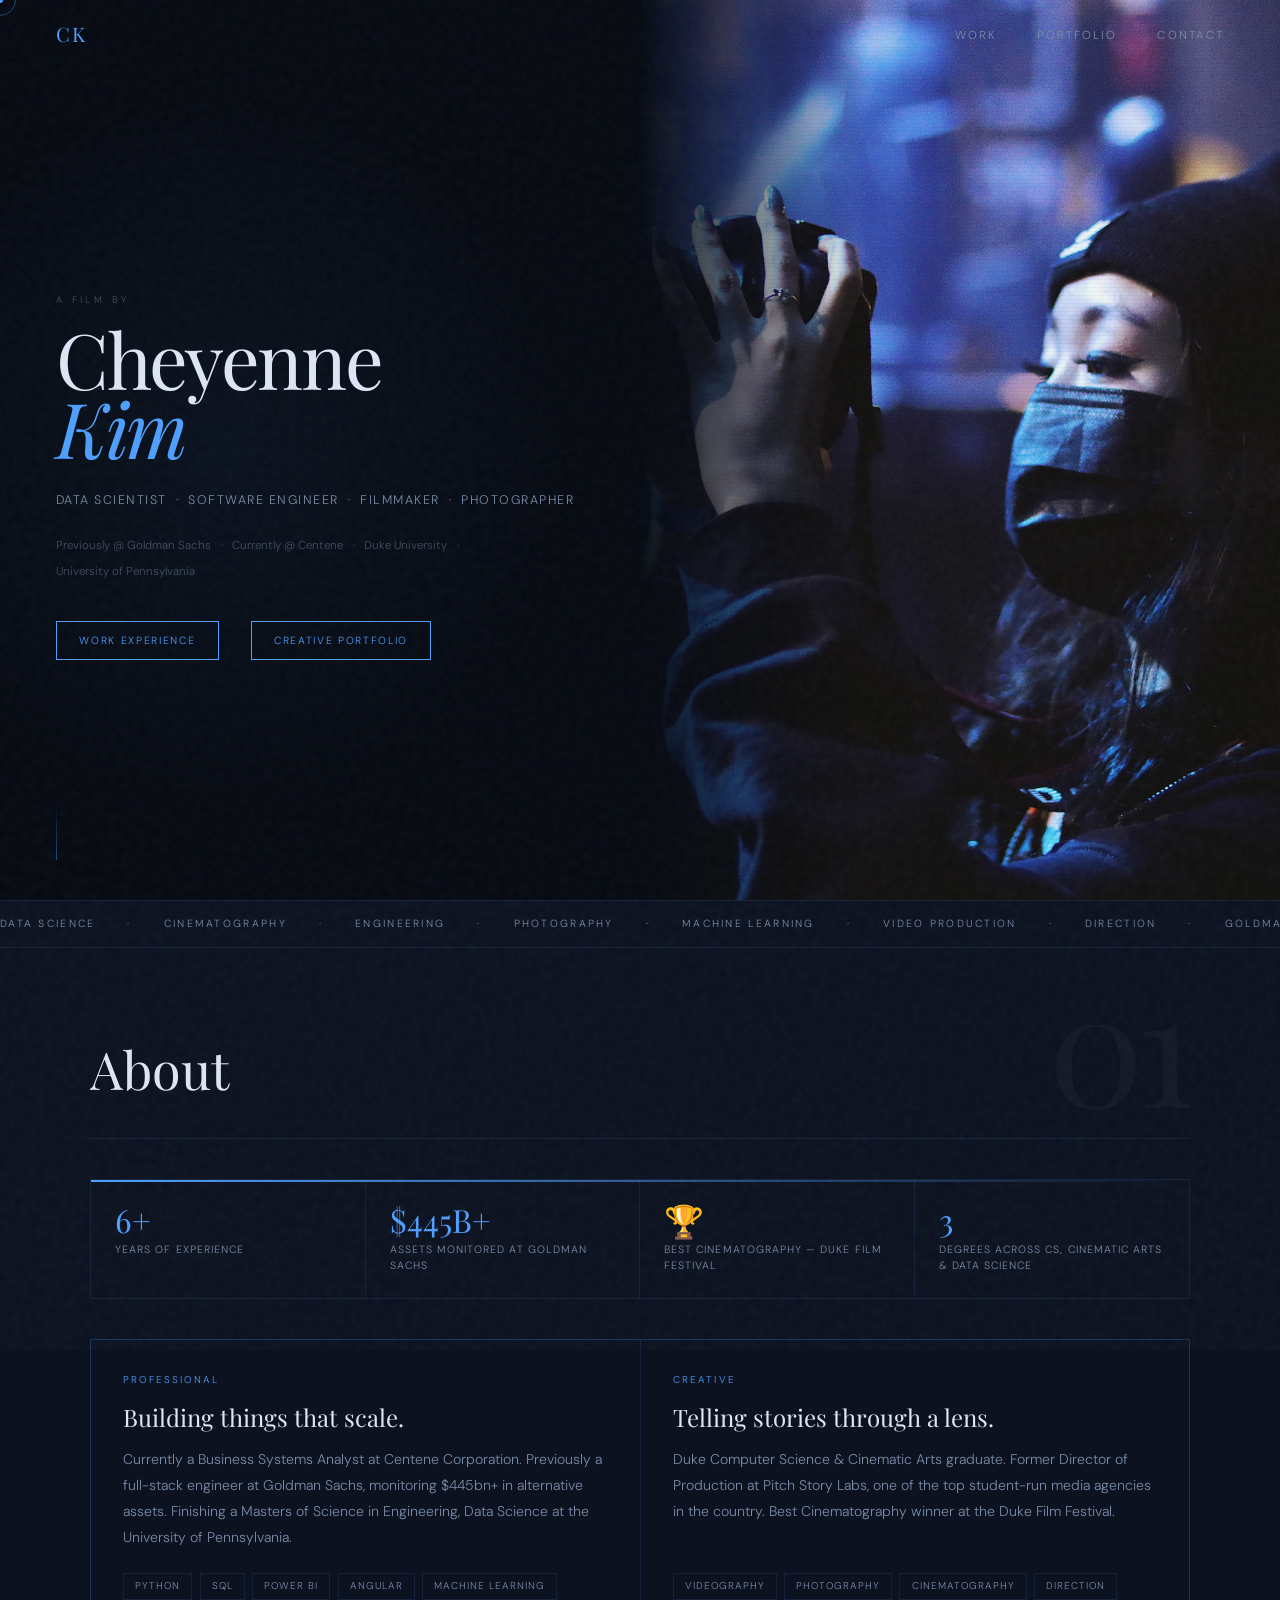
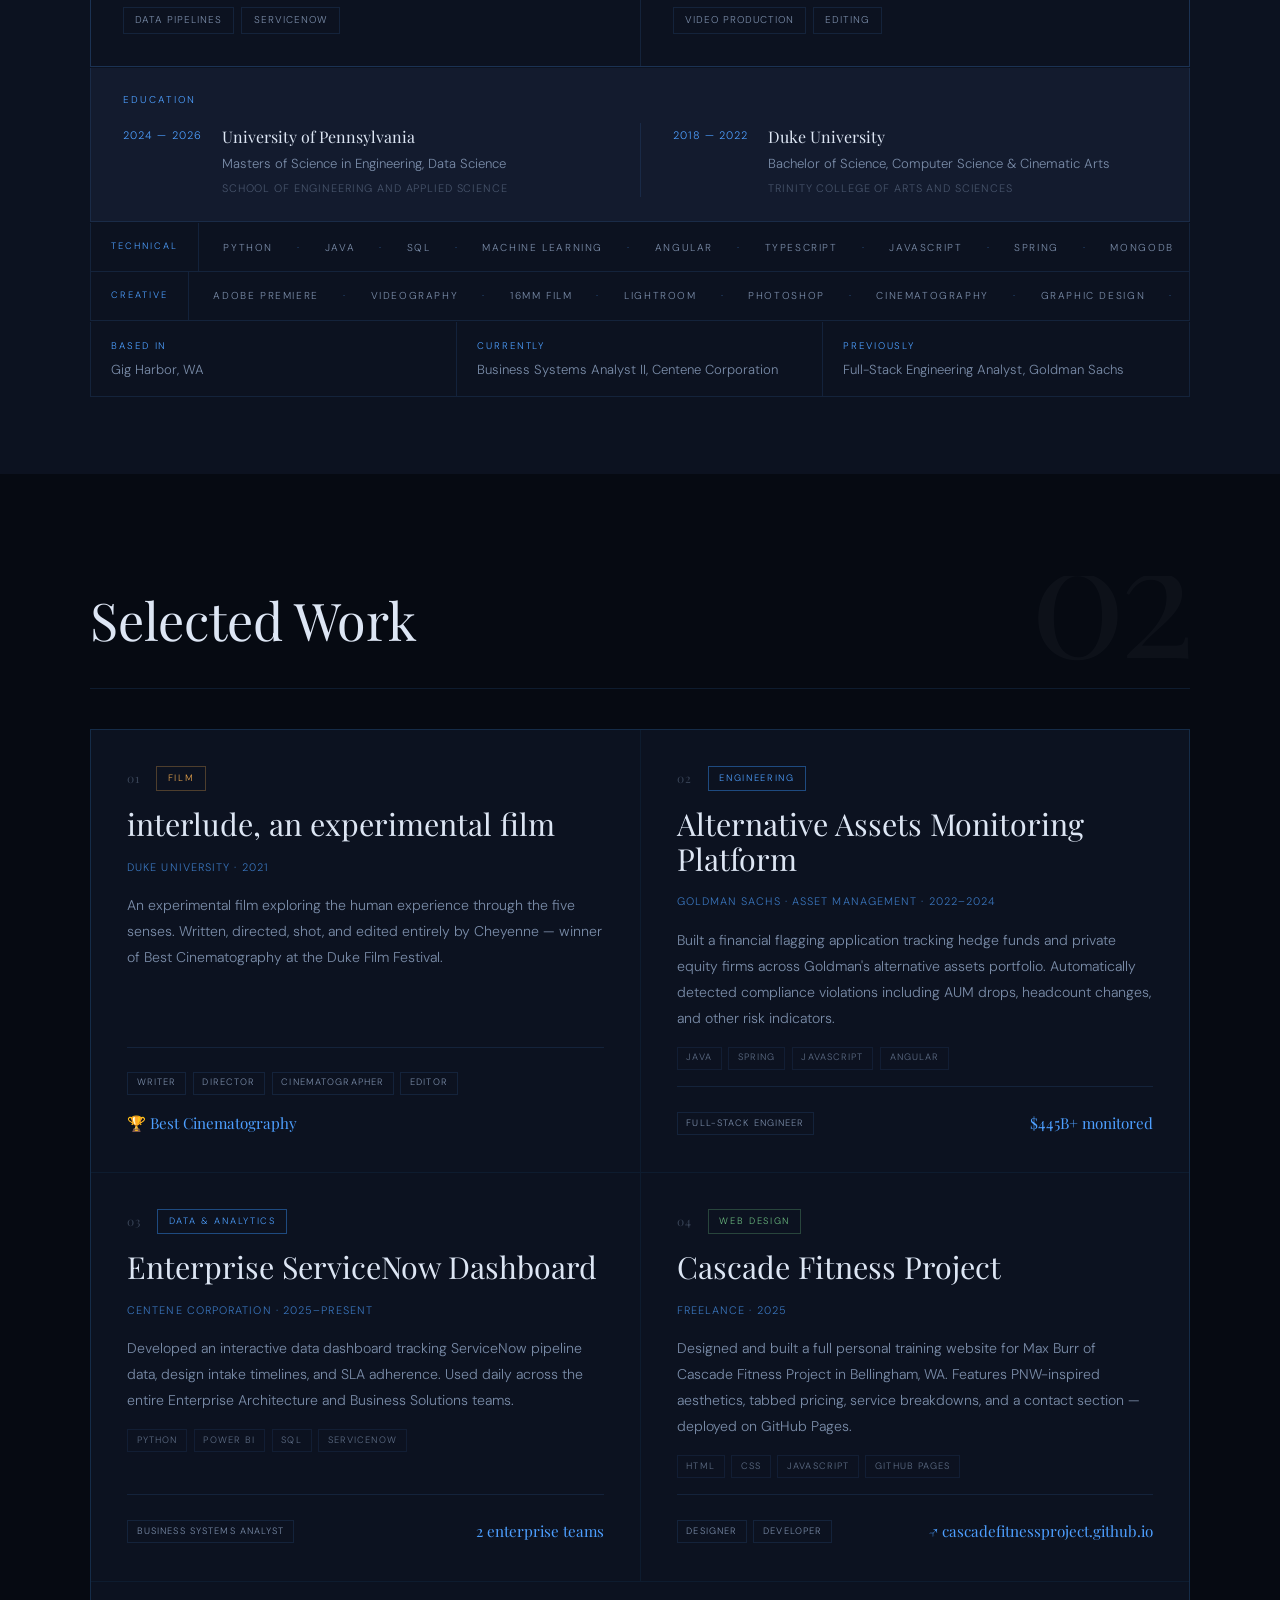
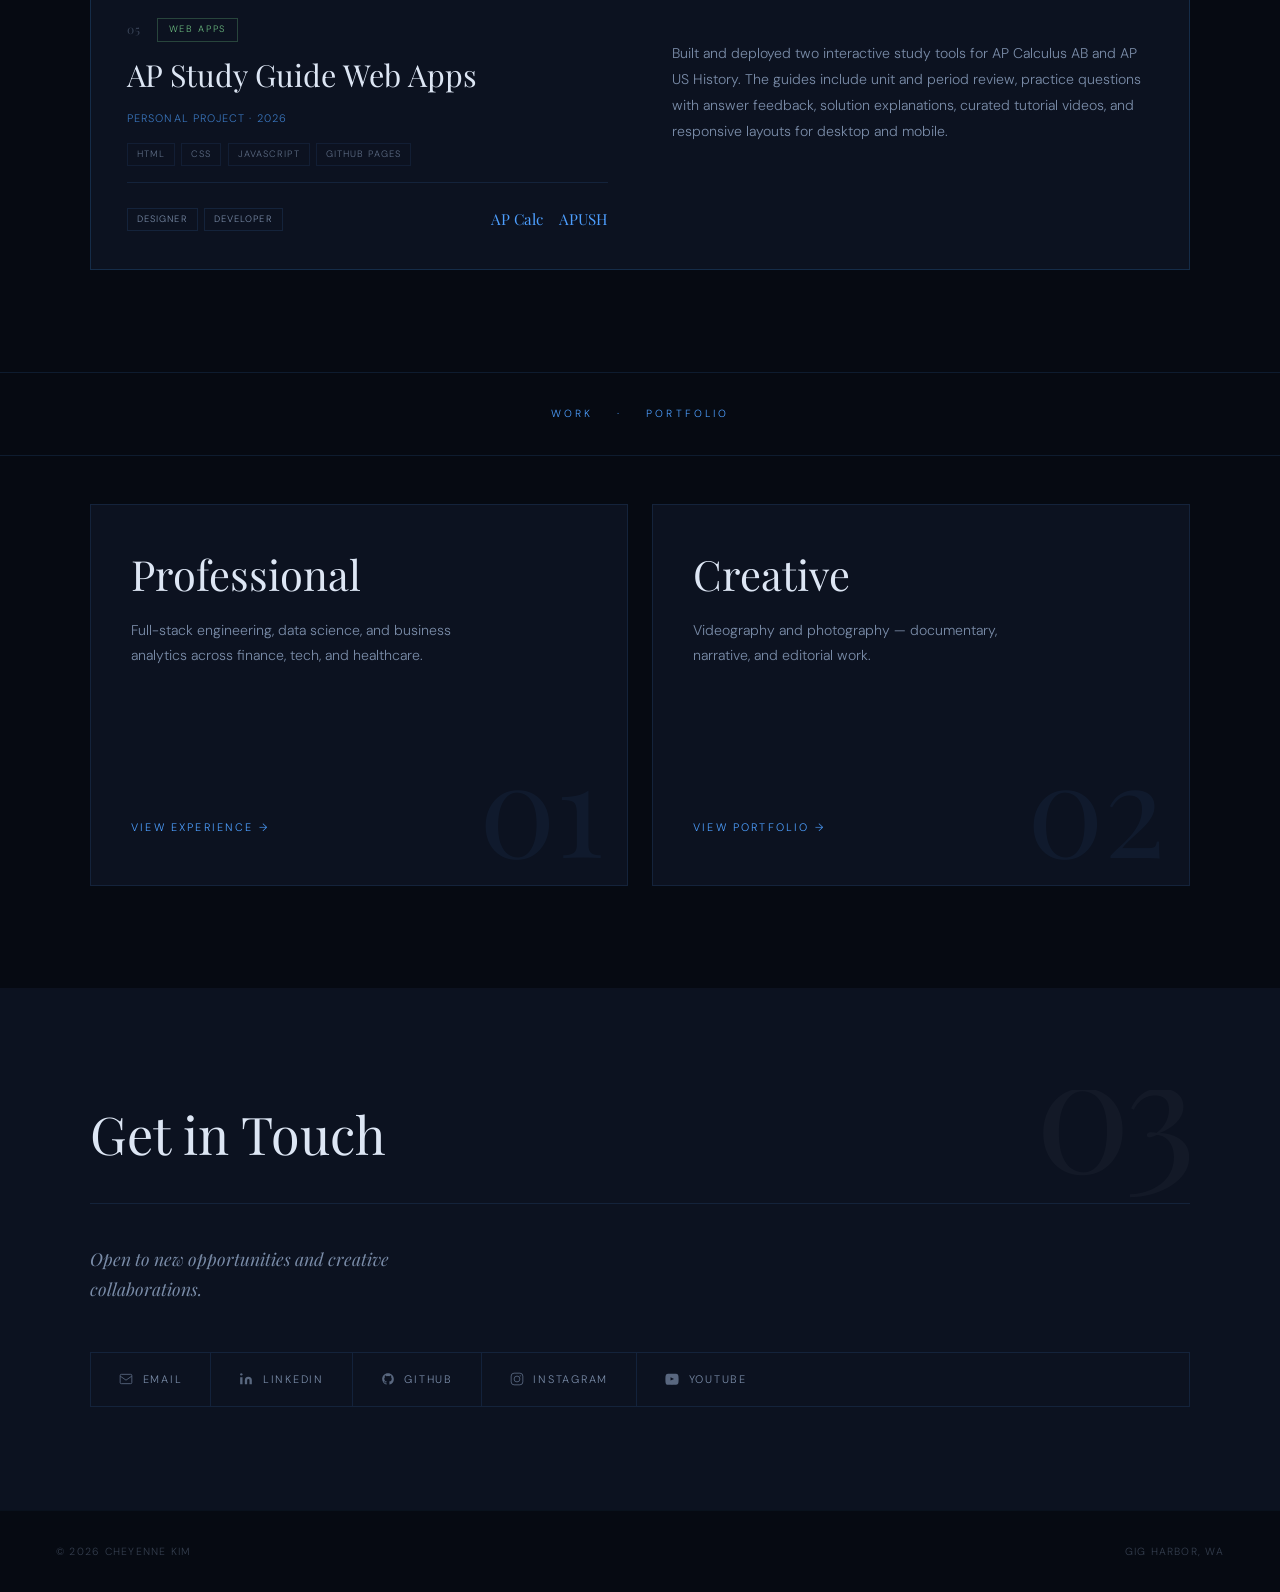
<file: index.html>
<!DOCTYPE html>
<html lang="en">
<head>
  <meta charset="UTF-8" />
  <meta name="viewport" content="width=device-width, initial-scale=1.0" />
  <title>Cheyenne Kim</title>
  <link rel="preconnect" href="https://fonts.googleapis.com" />
  <link rel="preconnect" href="https://fonts.gstatic.com" crossorigin />
  <link href="https://fonts.googleapis.com/css2?family=Playfair+Display:ital,wght@0,400;0,600;1,400&family=DM+Sans:wght@300;400;500&display=swap" rel="stylesheet" />
  <link rel="stylesheet" href="styles.css" />
</head>
<body>

  <div id="loader">
    <span class="loader-logo">CK</span>
    <div class="loader-bar"><div class="loader-bar-fill"></div></div>
  </div>

  <div id="cursor"></div>
  <div id="cursor-ring"></div>
  <div class="grain"></div>

  <nav id="nav">
    <a href="index.html" class="nav-logo">CK</a>
    <ul class="nav-links">
      <li><a href="work.html">Work</a></li>
      <li><a href="portfolio.html">Portfolio</a></li>
      <li><a href="#contact">Contact</a></li>
    </ul>
  </nav>

  <!-- Hero -->
  <section id="hero">
    <div class="hero-content">
      <div class="hero-text">
        <p class="hero-film-credit">A Film By</p>
        <h1>
          <span class="scramble" data-value="Cheyenne">Cheyenne</span><em><span class="scramble" data-value="Kim">Kim</span></em>
        </h1>
        <p class="hero-descriptor">Data Scientist &nbsp;·&nbsp; Software Engineer &nbsp;·&nbsp; Filmmaker &nbsp;·&nbsp; Photographer</p>
        <div class="hero-meta">
          <span>Previously @ Goldman Sachs</span>
          <span class="hero-meta-dot">·</span>
          <span>Currently @ Centene</span>
          <span class="hero-meta-dot">·</span>
          <span>Duke University</span>
          <span class="hero-meta-dot">·</span>
          <span>University of Pennsylvania</span>
        </div>
        <div class="hero-cta">
          <a href="work.html" class="btn">Work Experience</a>
          <a href="portfolio.html" class="btn btn--outline">Creative Portfolio</a>
        </div>
      </div>
      <div class="hero-image-wrap">
        <img src="hero.jpg" alt="Cheyenne Kim" />
      </div>
    </div>
    <a href="#about" class="scroll-hint" aria-label="Scroll down">
      <span></span>
    </a>
  </section>

  <!-- Marquee -->
  <div class="marquee-strip">
    <div class="marquee-track">
      <span>Data Science</span><span class="marquee-dot">·</span>
      <span>Cinematography</span><span class="marquee-dot">·</span>
      <span>Engineering</span><span class="marquee-dot">·</span>
      <span>Photography</span><span class="marquee-dot">·</span>
      <span>Machine Learning</span><span class="marquee-dot">·</span>
      <span>Video Production</span><span class="marquee-dot">·</span>
      <span>Direction</span><span class="marquee-dot">·</span>
      <span>Goldman Sachs</span><span class="marquee-dot">·</span>
      <span>Centene</span><span class="marquee-dot">·</span>
      <span>Duke University</span><span class="marquee-dot">·</span>
      <span>University of Pennsylvania</span><span class="marquee-dot">·</span>
      <span>Data Science</span><span class="marquee-dot">·</span>
      <span>Cinematography</span><span class="marquee-dot">·</span>
      <span>Engineering</span><span class="marquee-dot">·</span>
      <span>Photography</span><span class="marquee-dot">·</span>
      <span>Machine Learning</span><span class="marquee-dot">·</span>
      <span>Video Production</span><span class="marquee-dot">·</span>
      <span>Direction</span><span class="marquee-dot">·</span>
      <span>Goldman Sachs</span><span class="marquee-dot">·</span>
      <span>Centene</span><span class="marquee-dot">·</span>
      <span>Duke University</span><span class="marquee-dot">·</span>
      <span>University of Pennsylvania</span><span class="marquee-dot">·</span>
    </div>
  </div>

  <!-- About -->
  <section id="about">
    <div class="container">

      <div class="section-header">
        <span class="section-num">01</span>
        <h2>About</h2>

      </div>

      <!-- Stats -->
      <div class="about-stats">
        <div class="about-stat">
          <span class="about-stat-value" data-count="7" data-suffix="+">7+</span>
          <span class="about-stat-label">Years of experience</span>
        </div>
        <div class="about-stat">
          <span class="about-stat-value">$445B+</span>
          <span class="about-stat-label">Assets monitored at Goldman Sachs</span>
        </div>
        <div class="about-stat">
          <span class="about-stat-value">&#127942;</span>
          <span class="about-stat-label">Best Cinematography — Duke Film Festival</span>
        </div>
        <div class="about-stat">
          <span class="about-stat-value">3</span>
          <span class="about-stat-label">Degrees across CS, Cinematic Arts &amp; Data Science</span>
        </div>
      </div>

      <!-- Dual panels -->
      <div class="about-panels">
        <div class="about-panel">
          <p class="about-panel-label">Professional</p>
          <h3 class="about-panel-heading">Building things that scale.</h3>
          <p class="about-panel-body">Currently a Business Systems Analyst at Centene Corporation. Previously a full-stack engineer at Goldman Sachs, monitoring $445bn+ in alternative assets. Finishing a Masters of Science in Engineering, Data Science at the University of Pennsylvania.</p>
          <div class="about-panel-tags">
            <span>Python</span><span>SQL</span><span>Power BI</span>
            <span>Angular</span><span>Machine Learning</span>
            <span>Data Pipelines</span><span>ServiceNow</span>
          </div>
        </div>
        <div class="about-panel">
          <p class="about-panel-label">Creative</p>
          <h3 class="about-panel-heading">Telling stories through a lens.</h3>
          <p class="about-panel-body">Duke Computer Science &amp; Cinematic Arts graduate. Former Director of Production at Pitch Story Labs, one of the top student-run media agencies in the country. Best Cinematography winner at the Duke Film Festival.</p>
          <div class="about-panel-tags">
            <span>Videography</span><span>Photography</span>
            <span>Cinematography</span><span>Direction</span>
            <span>Video Production</span><span>Editing</span>
          </div>
        </div>
      </div>

      <!-- Education -->
      <div class="about-education">
        <p class="about-panel-label">Education</p>
        <div class="edu-items">
          <div class="edu-item">
            <span class="edu-years">2024 — 2026</span>
            <div class="edu-detail">
              <p class="edu-school">University of Pennsylvania</p>
              <p class="edu-degree">Masters of Science in Engineering, Data Science</p>
              <p class="edu-sub">School of Engineering and Applied Science</p>
            </div>
          </div>
          <div class="edu-divider"></div>
          <div class="edu-item">
            <span class="edu-years">2018 — 2022</span>
            <div class="edu-detail">
              <p class="edu-school">Duke University</p>
              <p class="edu-degree">Bachelor of Science, Computer Science &amp; Cinematic Arts</p>
              <p class="edu-sub">Trinity College of Arts and Sciences</p>
            </div>
          </div>
        </div>
      </div>

      <!-- Skills -->
      <div class="skills-marquee-wrap">
        <div class="skills-marquee-row">
          <span class="skills-marquee-label">Technical</span>
          <div class="skills-marquee-track">
            <span>Python</span><span class="skills-dot">·</span>
            <span>Java</span><span class="skills-dot">·</span>
            <span>SQL</span><span class="skills-dot">·</span>
            <span>Machine Learning</span><span class="skills-dot">·</span>
            <span>Angular</span><span class="skills-dot">·</span>
            <span>TypeScript</span><span class="skills-dot">·</span>
            <span>JavaScript</span><span class="skills-dot">·</span>
            <span>Spring</span><span class="skills-dot">·</span>
            <span>MongoDB</span><span class="skills-dot">·</span>
            <span>Power BI</span><span class="skills-dot">·</span>
            <span>R</span><span class="skills-dot">·</span>
            <span>Tableau</span><span class="skills-dot">·</span>
            <span>DAX</span><span class="skills-dot">·</span>
            <span>ServiceNow</span><span class="skills-dot">·</span>
            <span>Data Pipelines</span><span class="skills-dot">·</span>
            <!-- duplicate for seamless loop -->
            <span>Python</span><span class="skills-dot">·</span>
            <span>Java</span><span class="skills-dot">·</span>
            <span>SQL</span><span class="skills-dot">·</span>
            <span>Machine Learning</span><span class="skills-dot">·</span>
            <span>Angular</span><span class="skills-dot">·</span>
            <span>TypeScript</span><span class="skills-dot">·</span>
            <span>JavaScript</span><span class="skills-dot">·</span>
            <span>Spring</span><span class="skills-dot">·</span>
            <span>MongoDB</span><span class="skills-dot">·</span>
            <span>Power BI</span><span class="skills-dot">·</span>
            <span>R</span><span class="skills-dot">·</span>
            <span>Tableau</span><span class="skills-dot">·</span>
            <span>DAX</span><span class="skills-dot">·</span>
            <span>ServiceNow</span><span class="skills-dot">·</span>
            <span>Data Pipelines</span><span class="skills-dot">·</span>
          </div>
        </div>
        <div class="skills-marquee-row skills-marquee-row--reverse">
          <span class="skills-marquee-label">Creative</span>
          <div class="skills-marquee-track skills-marquee-track--reverse">
            <span>Adobe Premiere</span><span class="skills-dot">·</span>
            <span>Videography</span><span class="skills-dot">·</span>
            <span>16mm Film</span><span class="skills-dot">·</span>
            <span>Lightroom</span><span class="skills-dot">·</span>
            <span>Photoshop</span><span class="skills-dot">·</span>
            <span>Cinematography</span><span class="skills-dot">·</span>
            <span>Graphic Design</span><span class="skills-dot">·</span>
            <span>Color Grading</span><span class="skills-dot">·</span>
            <span>Photography</span><span class="skills-dot">·</span>
            <!-- duplicate for seamless loop -->
            <span>Adobe Premiere</span><span class="skills-dot">·</span>
            <span>Videography</span><span class="skills-dot">·</span>
            <span>16mm Film</span><span class="skills-dot">·</span>
            <span>Lightroom</span><span class="skills-dot">·</span>
            <span>Photoshop</span><span class="skills-dot">·</span>
            <span>Cinematography</span><span class="skills-dot">·</span>
            <span>Graphic Design</span><span class="skills-dot">·</span>
            <span>Color Grading</span><span class="skills-dot">·</span>
            <span>Photography</span><span class="skills-dot">·</span>
          </div>
        </div>
      </div>

      <!-- Meta row -->
      <div class="about-meta-row">
        <div class="about-meta-item">
          <span class="about-meta-label">Based in</span>
          <span>Gig Harbor, WA</span>
        </div>
        <div class="about-meta-item">
          <span class="about-meta-label">Currently</span>
          <span>Business Systems Analyst II, Centene Corporation</span>
        </div>
        <div class="about-meta-item">
          <span class="about-meta-label">Previously</span>
          <span>Full-Stack Engineering Analyst, Goldman Sachs</span>
        </div>
      </div>

    </div>
  </section>

  <!-- Selected Work -->
  <section id="selected-work">
    <div class="container">

      <div class="section-header">
        <span class="section-num">02</span>
        <h2>Selected Work</h2>
      </div>

      <div class="selected-grid">

        <div class="selected-card">
          <div class="selected-card-top">
            <span class="selected-num">01</span>
            <span class="selected-type selected-type--film">Film</span>
          </div>
          <h3 class="selected-title">interlude, an experimental film</h3>
          <p class="selected-context">Duke University · 2021</p>
          <p class="selected-desc">An experimental film exploring the human experience through the five senses. Written, directed, shot, and edited entirely by Cheyenne — winner of Best Cinematography at the Duke Film Festival.</p>
          <div class="selected-footer">
            <ul class="selected-roles"><li>Writer</li><li>Director</li><li>Cinematographer</li><li>Editor</li></ul>
            <span class="selected-stat">&#127942; Best Cinematography</span>
          </div>
        </div>

        <div class="selected-card">
          <div class="selected-card-top">
            <span class="selected-num">02</span>
            <span class="selected-type selected-type--eng">Engineering</span>
          </div>
          <h3 class="selected-title">Alternative Assets Monitoring Platform</h3>
          <p class="selected-context">Goldman Sachs · Asset Management · 2022–2024</p>
          <p class="selected-desc">Built a financial flagging application tracking hedge funds and private equity firms across Goldman's alternative assets portfolio. Automatically detected compliance violations including AUM drops, headcount changes, and other risk indicators.</p>
          <ul class="selected-tech"><li>Java</li><li>Spring</li><li>JavaScript</li><li>Angular</li></ul>
          <div class="selected-footer">
            <ul class="selected-roles"><li>Full-Stack Engineer</li></ul>
            <span class="selected-stat">$445B+ monitored</span>
          </div>
        </div>

        <div class="selected-card">
          <div class="selected-card-top">
            <span class="selected-num">03</span>
            <span class="selected-type selected-type--eng">Data & Analytics</span>
          </div>
          <h3 class="selected-title">Enterprise ServiceNow Dashboard</h3>
          <p class="selected-context">Centene Corporation · 2025–Present</p>
          <p class="selected-desc">Developed an interactive data dashboard tracking ServiceNow pipeline data, design intake timelines, and SLA adherence. Used daily across the entire Enterprise Architecture and Business Solutions teams.</p>
          <ul class="selected-tech"><li>Python</li><li>Power BI</li><li>SQL</li><li>ServiceNow</li></ul>
          <div class="selected-footer">
            <ul class="selected-roles"><li>Business Systems Analyst</li></ul>
            <span class="selected-stat">2 enterprise teams</span>
          </div>
        </div>

        <div class="selected-card">
          <div class="selected-card-top">
            <span class="selected-num">04</span>
            <span class="selected-type selected-type--web">Web Design</span>
          </div>
          <h3 class="selected-title">Cascade Fitness Project</h3>
          <p class="selected-context">Freelance · 2025</p>
          <p class="selected-desc">Designed and built a full personal training website for Max Burr of Cascade Fitness Project in Bellingham, WA. Features PNW-inspired aesthetics, tabbed pricing, service breakdowns, and a contact section — deployed on GitHub Pages.</p>
          <ul class="selected-tech"><li>HTML</li><li>CSS</li><li>JavaScript</li><li>GitHub Pages</li></ul>
          <div class="selected-footer">
            <ul class="selected-roles"><li>Designer</li><li>Developer</li></ul>
            <a href="https://cascadefitnessproject.github.io" target="_blank" rel="noopener" class="selected-stat" style="text-decoration:none;">↗ cascadefitnessproject.github.io</a>
          </div>
        </div>

        <div class="selected-card selected-card--wide">
          <div class="selected-card-top">
            <span class="selected-num">05</span>
            <span class="selected-type selected-type--web">Web Apps</span>
          </div>
          <h3 class="selected-title">AP Study Guide Web Apps</h3>
          <p class="selected-context">Personal Project · 2026</p>
          <p class="selected-desc">Built and deployed two interactive study tools for AP Calculus AB and AP US History. The guides include unit and period review, practice questions with answer feedback, solution explanations, curated tutorial videos, and responsive layouts for desktop and mobile.</p>
          <ul class="selected-tech"><li>HTML</li><li>CSS</li><li>JavaScript</li><li>GitHub Pages</li></ul>
          <div class="selected-footer">
            <ul class="selected-roles"><li>Designer</li><li>Developer</li></ul>
            <div class="selected-links">
              <a href="https://cheyenne-kim.github.io/ap-calc-ab/ap-calc-study.html" target="_blank" rel="noopener">AP Calc</a>
              <a href="https://cheyenne-kim.github.io/apush-study-guide/apush-study.html" target="_blank" rel="noopener">APUSH</a>
            </div>
          </div>
        </div>

      </div>
    </div>
  </section>

  <!-- Accent divider -->
  <div class="section-divider">
    <span>Work</span>
    <span>·</span>
    <span>Portfolio</span>
  </div>

  <!-- Overview Cards -->
  <section id="overview">
    <div class="container">
      <div class="overview-grid">

        <a href="work.html" class="overview-card">
          <div class="overview-card-inner">
            <span class="overview-card-num">01</span>
            <h3>Professional</h3>
            <p>Full-stack engineering, data science, and business analytics across finance, tech, and healthcare.</p>
            <span class="overview-card-link">View Experience →</span>
          </div>
        </a>

        <a href="portfolio.html" class="overview-card">
          <div class="overview-card-inner">
            <span class="overview-card-num">02</span>
            <h3>Creative</h3>
            <p>Videography and photography — documentary, narrative, and editorial work.</p>
            <span class="overview-card-link">View Portfolio →</span>
          </div>
        </a>

      </div>
    </div>
  </section>

  <!-- Contact -->
  <section id="contact">
    <div class="container contact-inner">
      <div class="section-header">
        <span class="section-num">03</span>
        <h2>Get in Touch</h2>
      </div>
      <p class="contact-blurb">Open to new opportunities and creative collaborations.</p>
      <div class="contact-links">
        <a href="mailto:00cheyennekim@gmail.com">
          <svg viewBox="0 0 24 24" fill="none" stroke="currentColor" stroke-width="1.5"><rect x="2" y="4" width="20" height="16" rx="2"/><path d="m2 7 10 7 10-7"/></svg>
          Email
        </a>
        <a href="https://linkedin.com/in/cheyenne-kim-069908174" target="_blank" rel="noopener">
          <svg viewBox="0 0 24 24" fill="currentColor"><path d="M16 8a6 6 0 0 1 6 6v7h-4v-7a2 2 0 0 0-2-2 2 2 0 0 0-2 2v7h-4v-7a6 6 0 0 1 6-6z"/><rect x="2" y="9" width="4" height="12"/><circle cx="4" cy="4" r="2"/></svg>
          LinkedIn
        </a>
        <a href="https://github.com/cheyenne-kim" target="_blank" rel="noopener">
          <svg viewBox="0 0 24 24" fill="currentColor"><path d="M12 2C6.477 2 2 6.484 2 12.017c0 4.425 2.865 8.18 6.839 9.504.5.092.682-.217.682-.483 0-.237-.008-.868-.013-1.703-2.782.605-3.369-1.343-3.369-1.343-.454-1.158-1.11-1.466-1.11-1.466-.908-.62.069-.608.069-.608 1.003.07 1.531 1.032 1.531 1.032.892 1.53 2.341 1.088 2.91.832.092-.647.35-1.088.636-1.338-2.22-.253-4.555-1.113-4.555-4.951 0-1.093.39-1.988 1.029-2.688-.103-.253-.446-1.272.098-2.65 0 0 .84-.27 2.75 1.026A9.564 9.564 0 0 1 12 6.844a9.59 9.59 0 0 1 2.504.337c1.909-1.296 2.747-1.027 2.747-1.027.546 1.379.202 2.398.1 2.651.64.7 1.028 1.595 1.028 2.688 0 3.848-2.339 4.695-4.566 4.943.359.309.678.92.678 1.855 0 1.338-.012 2.419-.012 2.747 0 .268.18.58.688.482A10.02 10.02 0 0 0 22 12.017C22 6.484 17.522 2 12 2z"/></svg>
          GitHub
        </a>
        <a href="https://www.instagram.com/cykimfilm" target="_blank" rel="noopener">
          <svg viewBox="0 0 24 24" fill="none" stroke="currentColor" stroke-width="1.5"><rect x="2" y="2" width="20" height="20" rx="5"/><circle cx="12" cy="12" r="5"/><circle cx="17.5" cy="6.5" r="1" fill="currentColor" stroke="none"/></svg>
          Instagram
        </a>
        <a href="https://www.youtube.com/@cheyennekim" target="_blank" rel="noopener">
          <svg viewBox="0 0 24 24" fill="currentColor"><path d="M23 7s-.3-2-1.2-2.8c-1.1-1.2-2.4-1.2-3-1.3C16.2 2.8 12 2.8 12 2.8s-4.2 0-6.8.1c-.6.1-1.9.1-3 1.3C1.3 5 1 7 1 7S.7 9.2.7 11.5v2.1C.7 16 1 18 1 18s.3 2 1.2 2.8c1.1 1.2 2.6 1.1 3.3 1.2C7.6 22.2 12 22.2 12 22.2s4.2 0 6.8-.2c.6-.1 1.9-.1 3-1.3.9-.8 1.2-2.8 1.2-2.8s.3-2.2.3-4.4v-2.1C23.3 9.2 23 7 23 7zm-13.5 7.5V9l6 2.8-6 2.7z"/></svg>
          YouTube
        </a>
      </div>
    </div>
  </section>

  <footer>
    <p>© 2026 Cheyenne Kim</p>
    <p>Gig Harbor, WA</p>
  </footer>

  <script src="script.js"></script>
</body>
</html>
</file>
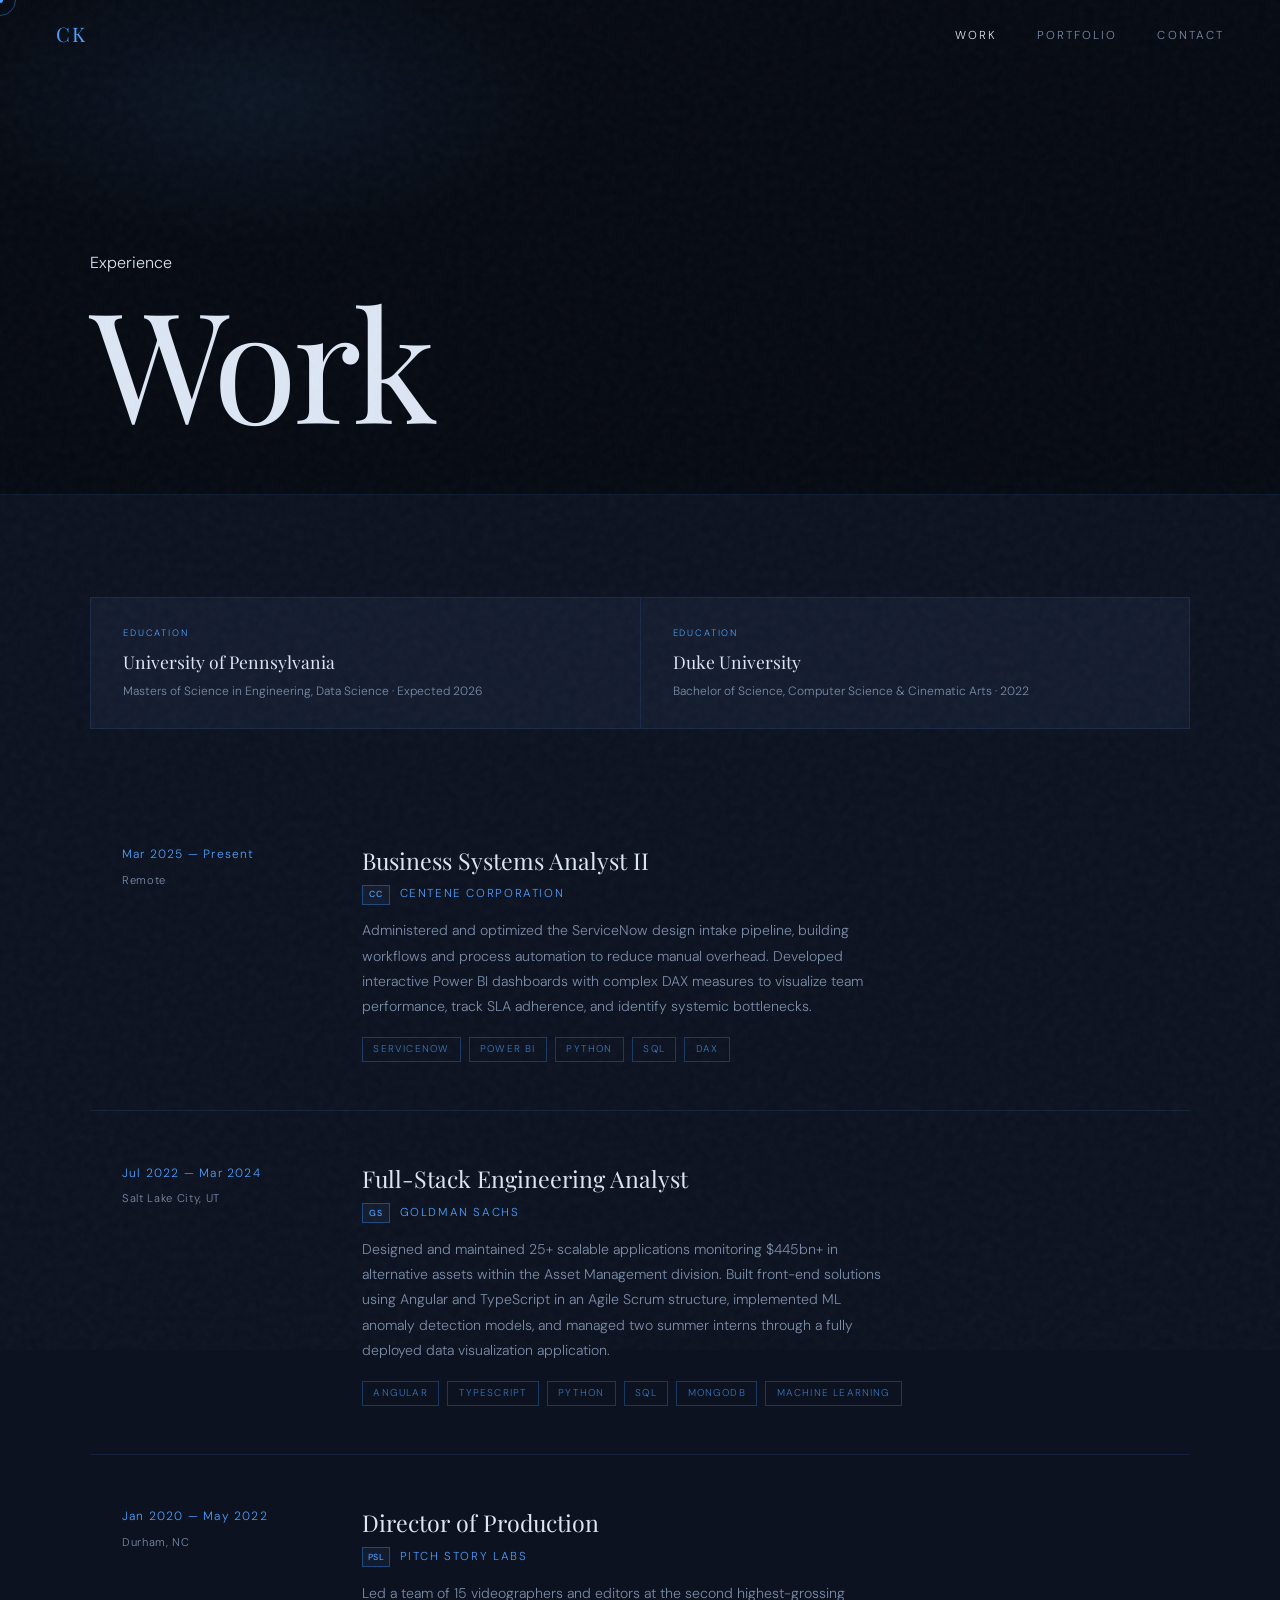
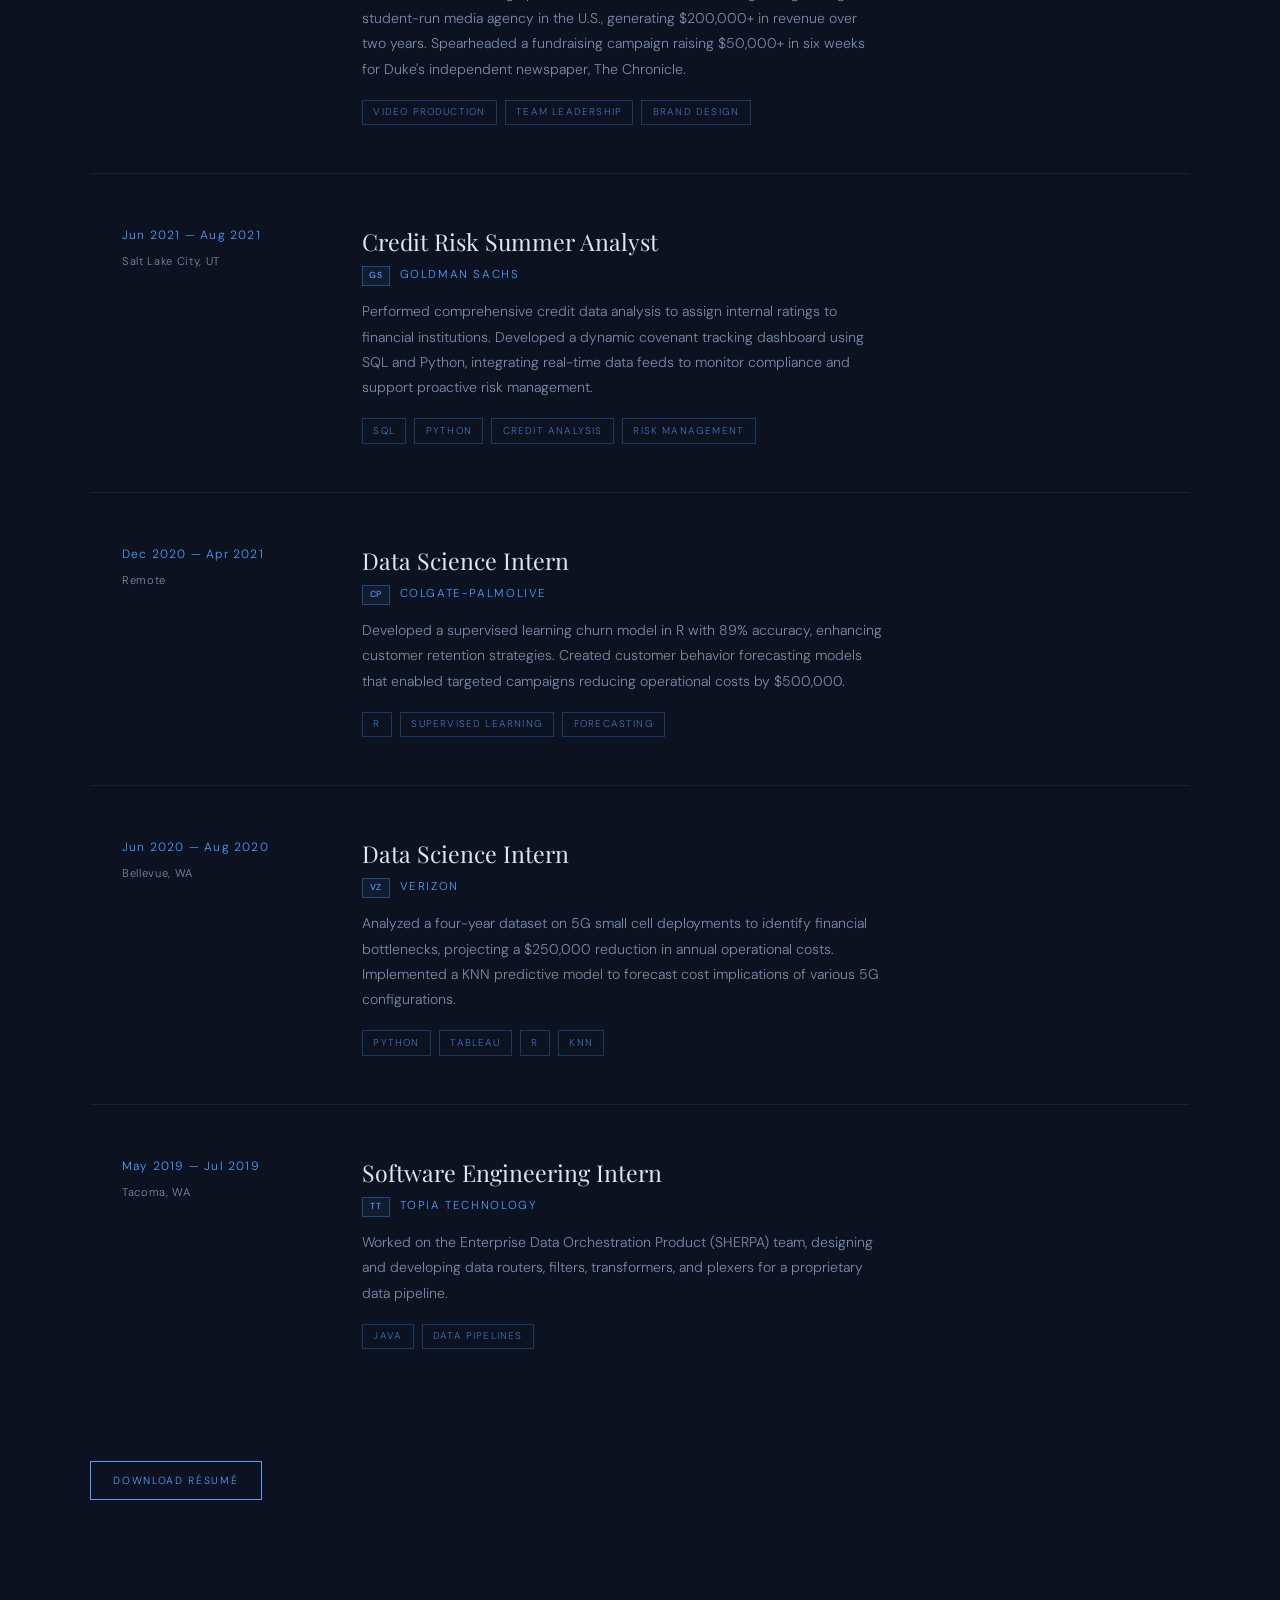
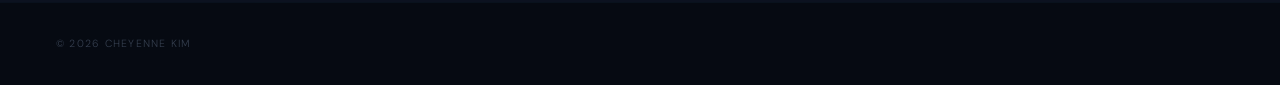
<file: work.html>
<!DOCTYPE html>
<html lang="en">
<head>
  <meta charset="UTF-8" />
  <meta name="viewport" content="width=device-width, initial-scale=1.0" />
  <title>Work — Cheyenne Kim</title>
  <link rel="preconnect" href="https://fonts.googleapis.com" />
  <link rel="preconnect" href="https://fonts.gstatic.com" crossorigin />
  <link href="https://fonts.googleapis.com/css2?family=Playfair+Display:ital,wght@0,400;0,600;1,400&family=DM+Sans:wght@300;400;500&display=swap" rel="stylesheet" />
  <link rel="stylesheet" href="styles.css" />
</head>
<body>

  <!-- Page loader -->
  <div id="loader">
    <span class="loader-logo">CK</span>
    <div class="loader-bar"><div class="loader-bar-fill"></div></div>
  </div>

  <!-- Cursor -->
  <div id="cursor"></div>
  <div id="cursor-ring"></div>

  <div class="grain"></div>

  <nav id="nav">
    <a href="index.html" class="nav-logo">CK</a>
    <ul class="nav-links">
      <li><a href="work.html" class="nav-active">Work</a></li>
      <li><a href="portfolio.html">Portfolio</a></li>
      <li><a href="index.html#contact">Contact</a></li>
    </ul>
  </nav>

  <!-- Page header -->
  <header class="page-header">
    <div class="hero-frame">
      <span></span><span></span><span></span><span></span>
    </div>
    <div class="page-header-content">
      <p class="hero-eyebrow">Experience</p>
      <h1><span class="scramble" data-value="Work">Work</span></h1>
    </div>
  </header>

  <!-- Production — Work Experience -->
  <section id="work">
    <div class="container">

      <!-- Education callout -->
      <div class="work-education">
        <div class="work-edu-item">
          <span class="work-edu-label">Education</span>
          <span class="work-edu-school">University of Pennsylvania</span>
          <span class="work-edu-degree">Masters of Science in Engineering, Data Science · Expected 2026</span>
        </div>
        <div class="work-edu-divider"></div>
        <div class="work-edu-item">
          <span class="work-edu-label">Education</span>
          <span class="work-edu-school">Duke University</span>
          <span class="work-edu-degree">Bachelor of Science, Computer Science &amp; Cinematic Arts · 2022</span>
        </div>
      </div>

      <div class="timeline">

        <div class="timeline-item">
          <div class="timeline-meta">
            <span class="timeline-date">Mar 2025 — Present</span>
            <span class="timeline-location">Remote</span>
          </div>
          <div class="timeline-content">
            <h3>Business Systems Analyst II</h3>
            <p class="timeline-company"><span class="company-badge">CC</span>Centene Corporation</p>
            <p class="timeline-desc">Administered and optimized the ServiceNow design intake pipeline, building workflows and process automation to reduce manual overhead. Developed interactive Power BI dashboards with complex DAX measures to visualize team performance, track SLA adherence, and identify systemic bottlenecks.</p>
            <ul class="timeline-tags">
              <li>ServiceNow</li>
              <li>Power BI</li>
              <li>Python</li>
              <li>SQL</li>
              <li>DAX</li>
            </ul>
          </div>
        </div>

        <div class="timeline-item">
          <div class="timeline-meta">
            <span class="timeline-date">Jul 2022 — Mar 2024</span>
            <span class="timeline-location">Salt Lake City, UT</span>
          </div>
          <div class="timeline-content">
            <h3>Full-Stack Engineering Analyst</h3>
            <p class="timeline-company"><span class="company-badge">GS</span>Goldman Sachs</p>
            <p class="timeline-desc">Designed and maintained 25+ scalable applications monitoring $445bn+ in alternative assets within the Asset Management division. Built front-end solutions using Angular and TypeScript in an Agile Scrum structure, implemented ML anomaly detection models, and managed two summer interns through a fully deployed data visualization application.</p>
            <ul class="timeline-tags">
              <li>Angular</li>
              <li>TypeScript</li>
              <li>Python</li>
              <li>SQL</li>
              <li>MongoDB</li>
              <li>Machine Learning</li>
            </ul>
          </div>
        </div>

        <div class="timeline-item">
          <div class="timeline-meta">
            <span class="timeline-date">Jan 2020 — May 2022</span>
            <span class="timeline-location">Durham, NC</span>
          </div>
          <div class="timeline-content">
            <h3>Director of Production</h3>
            <p class="timeline-company"><span class="company-badge">PSL</span>Pitch Story Labs</p>
            <p class="timeline-desc">Led a team of 15 videographers and editors at the second highest-grossing student-run media agency in the U.S., generating $200,000+ in revenue over two years. Spearheaded a fundraising campaign raising $50,000+ in six weeks for Duke's independent newspaper, The Chronicle.</p>
            <ul class="timeline-tags">
              <li>Video Production</li>
              <li>Team Leadership</li>
              <li>Brand Design</li>
            </ul>
          </div>
        </div>

        <div class="timeline-item">
          <div class="timeline-meta">
            <span class="timeline-date">Jun 2021 — Aug 2021</span>
            <span class="timeline-location">Salt Lake City, UT</span>
          </div>
          <div class="timeline-content">
            <h3>Credit Risk Summer Analyst</h3>
            <p class="timeline-company"><span class="company-badge">GS</span>Goldman Sachs</p>
            <p class="timeline-desc">Performed comprehensive credit data analysis to assign internal ratings to financial institutions. Developed a dynamic covenant tracking dashboard using SQL and Python, integrating real-time data feeds to monitor compliance and support proactive risk management.</p>
            <ul class="timeline-tags">
              <li>SQL</li>
              <li>Python</li>
              <li>Credit Analysis</li>
              <li>Risk Management</li>
            </ul>
          </div>
        </div>

        <div class="timeline-item">
          <div class="timeline-meta">
            <span class="timeline-date">Dec 2020 — Apr 2021</span>
            <span class="timeline-location">Remote</span>
          </div>
          <div class="timeline-content">
            <h3>Data Science Intern</h3>
            <p class="timeline-company"><span class="company-badge">CP</span>Colgate-Palmolive</p>
            <p class="timeline-desc">Developed a supervised learning churn model in R with 89% accuracy, enhancing customer retention strategies. Created customer behavior forecasting models that enabled targeted campaigns reducing operational costs by $500,000.</p>
            <ul class="timeline-tags">
              <li>R</li>
              <li>Supervised Learning</li>
              <li>Forecasting</li>
            </ul>
          </div>
        </div>

        <div class="timeline-item">
          <div class="timeline-meta">
            <span class="timeline-date">Jun 2020 — Aug 2020</span>
            <span class="timeline-location">Bellevue, WA</span>
          </div>
          <div class="timeline-content">
            <h3>Data Science Intern</h3>
            <p class="timeline-company"><span class="company-badge">VZ</span>Verizon</p>
            <p class="timeline-desc">Analyzed a four-year dataset on 5G small cell deployments to identify financial bottlenecks, projecting a $250,000 reduction in annual operational costs. Implemented a KNN predictive model to forecast cost implications of various 5G configurations.</p>
            <ul class="timeline-tags">
              <li>Python</li>
              <li>Tableau</li>
              <li>R</li>
              <li>KNN</li>
            </ul>
          </div>
        </div>

        <div class="timeline-item">
          <div class="timeline-meta">
            <span class="timeline-date">May 2019 — Jul 2019</span>
            <span class="timeline-location">Tacoma, WA</span>
          </div>
          <div class="timeline-content">
            <h3>Software Engineering Intern</h3>
            <p class="timeline-company"><span class="company-badge">TT</span>Topia Technology</p>
            <p class="timeline-desc">Worked on the Enterprise Data Orchestration Product (SHERPA) team, designing and developing data routers, filters, transformers, and plexers for a proprietary data pipeline.</p>
            <ul class="timeline-tags">
              <li>Java</li>
              <li>Data Pipelines</li>
            </ul>
          </div>
        </div>

      </div>

      <div class="resume-cta">
        <a href="Cheyenne_Kim_Resume.pdf" class="btn" target="_blank" rel="noopener">Download Résumé</a>
      </div>

    </div>
  </section>

  <footer>
    <p>© 2026 Cheyenne Kim</p>
  </footer>

  <script src="script.js"></script>
</body>
</html>
</file>
<file: styles.css>
/* ============================================================
   TOKENS
   ============================================================ */
:root {
  --bg:         #060a12;
  --bg-2:       #0c1220;
  --bg-3:       #131b2e;
  --cream:      #dde6f4;
  --cream-dim:  #7a8ca8;
  --gold:       #4d9fff;
  --gold-dim:   #1e4a80;
  --accent-red: #e8364a;
  --border:     rgba(77, 159, 255, 0.12);

  --font-serif: 'Playfair Display', Georgia, serif;
  --font-sans:  'DM Sans', system-ui, sans-serif;

  --nav-h: 68px;
  --max-w: 1100px;
  --gutter: clamp(1.5rem, 5vw, 3.5rem);
}

/* ============================================================
   RESET / BASE
   ============================================================ */
*, *::before, *::after { box-sizing: border-box; margin: 0; padding: 0; }

html { scroll-behavior: smooth; font-size: 16px; }

body {
  background: var(--bg);
  color: var(--cream);
  font-family: var(--font-sans);
  font-weight: 300;
  line-height: 1.7;
  overflow-x: hidden;
}

img { display: block; max-width: 100%; }
a  { color: inherit; text-decoration: none; }
ul { list-style: none; }

/* ============================================================
   FILM GRAIN
   ============================================================ */
.grain {
  position: fixed;
  inset: -50%;
  width: 200%;
  height: 200%;
  background-image: url("data:image/svg+xml,%3Csvg viewBox='0 0 256 256' xmlns='http://www.w3.org/2000/svg'%3E%3Cfilter id='noise'%3E%3CfeTurbulence type='fractalNoise' baseFrequency='0.9' numOctaves='4' stitchTiles='stitch'/%3E%3C/filter%3E%3Crect width='100%25' height='100%25' filter='url(%23noise)' opacity='1'/%3E%3C/svg%3E");
  opacity: 0.04;
  pointer-events: none;
  z-index: 9999;
  animation: grain-shift 0.5s steps(2) infinite;
}

@keyframes grain-shift {
  0%   { transform: translate(0, 0); }
  25%  { transform: translate(-2%, -3%); }
  50%  { transform: translate(3%, 1%); }
  75%  { transform: translate(-1%, 4%); }
  100% { transform: translate(2%, -2%); }
}

/* ============================================================
   PAGE LOADER
   ============================================================ */
#loader {
  position: fixed;
  inset: 0;
  background: var(--bg);
  z-index: 99999;
  display: flex;
  flex-direction: column;
  align-items: center;
  justify-content: center;
  gap: 2rem;
  transition: opacity 0.6s ease, visibility 0.6s ease;
}

#loader.hidden {
  opacity: 0;
  visibility: hidden;
  pointer-events: none;
}

.loader-logo {
  font-family: var(--font-serif);
  font-size: 3rem;
  letter-spacing: 0.15em;
  color: var(--gold);
}

.loader-bar {
  width: 120px;
  height: 1px;
  background: var(--border);
  overflow: hidden;
}

.loader-bar-fill {
  height: 100%;
  width: 0%;
  background: var(--gold);
  animation: loader-progress 0.8s ease forwards;
}

@keyframes loader-progress {
  to { width: 100%; }
}

/* ============================================================
   CUSTOM CURSOR
   ============================================================ */
#cursor {
  position: fixed;
  width: 6px;
  height: 6px;
  background: var(--gold);
  border-radius: 50%;
  pointer-events: none;
  z-index: 10000;
  transform: translate(-50%, -50%);
  transition: transform 0.05s;
}

#cursor-ring {
  position: fixed;
  width: 32px;
  height: 32px;
  border: 1px solid rgba(77, 159, 255, 0.4);
  border-radius: 50%;
  pointer-events: none;
  z-index: 9999;
  transform: translate(-50%, -50%);
  transition: width 0.2s, height 0.2s, border-color 0.2s;
}

body.cursor-hover #cursor-ring {
  width: 48px;
  height: 48px;
  border-color: rgba(77, 159, 255, 0.8);
}

@media (hover: none) {
  #cursor, #cursor-ring { display: none; }
}

/* ============================================================
   MARQUEE
   ============================================================ */
.marquee-strip {
  width: 100%;
  overflow: hidden;
  border-top: 1px solid var(--border);
  border-bottom: 1px solid var(--border);
  padding: 0.9rem 0;
  background: var(--bg-2);
}

.marquee-track {
  display: flex;
  gap: 2rem;
  width: max-content;
  animation: marquee 30s linear infinite;
}

.marquee-track span {
  font-size: 0.65rem;
  letter-spacing: 0.22em;
  text-transform: uppercase;
  color: var(--cream-dim);
  white-space: nowrap;
}

.marquee-dot {
  color: var(--gold) !important;
}

@keyframes marquee {
  from { transform: translateX(0); }
  to   { transform: translateX(-50%); }
}

/* ============================================================
   COMPANY BADGES
   ============================================================ */
.company-badge {
  display: inline-flex;
  align-items: center;
  justify-content: center;
  width: 28px;
  height: 20px;
  font-size: 0.55rem;
  letter-spacing: 0.06em;
  font-weight: 500;
  background: var(--bg-3);
  border: 1px solid var(--gold-dim);
  color: var(--gold);
  margin-right: 0.6rem;
  font-family: var(--font-sans);
}

/* ============================================================
   CONTACT SVG ICONS
   ============================================================ */
.contact-links a {
  display: flex;
  align-items: center;
  gap: 0.6rem;
}

.contact-links svg {
  width: 14px;
  height: 14px;
  flex-shrink: 0;
  opacity: 0.7;
  transition: opacity 0.2s;
}

.contact-links a:hover svg { opacity: 1; }

/* ============================================================
   NAVIGATION
   ============================================================ */
#nav {
  position: fixed;
  top: 0; left: 0; right: 0;
  height: var(--nav-h);
  display: flex;
  align-items: center;
  justify-content: space-between;
  padding: 0 var(--gutter);
  z-index: 100;
  transition: background 0.4s, border-color 0.4s;
  border-bottom: 1px solid transparent;
}

#nav.scrolled {
  background: rgba(10, 9, 8, 0.94);
  backdrop-filter: blur(14px);
  border-color: var(--border);
}

.nav-logo {
  font-family: var(--font-serif);
  font-size: 1.25rem;
  letter-spacing: 0.08em;
  color: var(--gold);
}

.nav-links {
  display: flex;
  gap: 2.5rem;
}

.nav-links a {
  font-size: 0.72rem;
  letter-spacing: 0.18em;
  text-transform: uppercase;
  color: var(--cream-dim);
  transition: color 0.2s;
}

.nav-links a:hover,
.nav-active { color: var(--cream) !important; }

/* ============================================================
   HERO
   ============================================================ */
#hero {
  position: relative;
  height: 100svh;
  padding: 0;
  background: var(--bg);
  overflow: hidden;
}

/* Subtle blue radial glow behind the text */
#hero::before {
  content: '';
  position: absolute;
  top: 10%; left: -10%;
  width: 55%; height: 80%;
  background: radial-gradient(ellipse, rgba(77,159,255,0.055) 0%, transparent 70%);
  pointer-events: none;
}

.hero-content {
  display: grid;
  grid-template-columns: 1fr 1fr;
  align-items: stretch;
  height: 100%;
  position: relative;
  z-index: 1;
}

/* ── Left: text ── */
.hero-text {
  padding: calc(var(--nav-h) + 3rem) var(--gutter) 4rem var(--gutter);
  display: flex;
  flex-direction: column;
  justify-content: center;
}

.hero-film-credit {
  font-size: 0.6rem;
  letter-spacing: 0.35em;
  text-transform: uppercase;
  color: var(--cream-dim);
  opacity: 0.5;
  margin-bottom: 1rem;
}

#hero h1 {
  font-family: var(--font-serif);
  font-size: clamp(3.5rem, 6vw, 6.5rem);
  line-height: 0.9;
  font-weight: 400;
  letter-spacing: -0.03em;
  margin-bottom: 1.75rem;
}

#hero h1 em {
  font-style: italic;
  color: var(--gold);
  display: block;
}

.hero-descriptor {
  font-size: clamp(0.55rem, 1.1vw, 0.78rem);
  letter-spacing: 0.12em;
  text-transform: uppercase;
  color: var(--cream-dim);
  margin-bottom: 1.5rem;
  white-space: nowrap;
}

.hero-meta {
  display: flex;
  align-items: center;
  flex-wrap: wrap;
  gap: 0.4rem 0.6rem;
  font-size: 0.72rem;
  color: var(--cream-dim);
  opacity: 0.5;
  margin-bottom: 2.5rem;
}

.hero-meta-dot { color: var(--gold); opacity: 1; }

.hero-cta {
  display: flex;
  align-items: center;
  flex-wrap: wrap;
  gap: 1rem 2rem;
}

.btn--outline {
  background: transparent;
  color: var(--cream-dim);
  border-color: var(--border);
}

.btn--outline::before { background: var(--bg-3); }
.btn--outline:hover { color: var(--cream); }

/* ── Right: image ── */
.hero-image-wrap {
  position: relative;
  overflow: hidden;
}

.hero-image-wrap img {
  width: 100%;
  height: 100%;
  object-fit: cover;
  object-position: center 15%;
}

/* Fade image into dark bg on the left */
.hero-image-wrap::before {
  content: '';
  position: absolute;
  inset: 0;
  background: linear-gradient(to right, var(--bg) 0%, transparent 35%);
  z-index: 1;
  pointer-events: none;
}

/* Scan lines on image */
.hero-image-wrap::after {
  content: '';
  position: absolute;
  inset: 0;
  background: repeating-linear-gradient(
    to bottom,
    transparent 0px,
    transparent 3px,
    rgba(0,0,0,0.03) 3px,
    rgba(0,0,0,0.03) 4px
  );
  pointer-events: none;
  z-index: 2;
}

.scroll-hint {
  position: absolute;
  bottom: 2.5rem;
  left: var(--gutter);
  z-index: 2;
}

.scroll-hint span {
  display: block;
  width: 1px;
  height: 56px;
  background: linear-gradient(to bottom, transparent, var(--gold-dim));
  animation: scroll-line 1.8s ease-in-out infinite;
}

@keyframes scroll-line {
  0%   { transform: scaleY(0); transform-origin: top; }
  50%  { transform: scaleY(1); transform-origin: top; }
  51%  { transform: scaleY(1); transform-origin: bottom; }
  100% { transform: scaleY(0); transform-origin: bottom; }
}


/* ============================================================
   PAGE HEADER (work.html / portfolio.html)
   ============================================================ */
.page-header {
  min-height: 55vh;
  display: flex;
  align-items: flex-end;
  padding: calc(var(--nav-h) + 4rem) var(--gutter) 4rem;
  background: var(--bg);
  position: relative;
  overflow: hidden;
  border-bottom: 1px solid var(--border);
}

/* Blue glow accent in top-left */
.page-header::before {
  content: '';
  position: absolute;
  top: -10%; left: -5%;
  width: 50%; height: 60%;
  background: radial-gradient(ellipse, rgba(77,159,255,0.08) 0%, transparent 70%);
  pointer-events: none;
}

.page-header .hero-frame {
  inset: calc(var(--nav-h) + 1rem) 1.5rem 1.5rem;
}

.page-header-content {
  position: relative;
  z-index: 2;
  display: flex;
  flex-direction: column;
  align-items: flex-start;
  gap: 1rem;
  max-width: var(--max-w);
  margin: 0 auto;
  width: 100%;
}

.page-header h1 {
  font-family: var(--font-serif);
  font-size: clamp(4rem, 12vw, 10rem);
  font-weight: 400;
  line-height: 0.9;
  letter-spacing: -0.03em;
}

.page-header h1 em {
  font-style: italic;
  color: var(--gold);
  display: block;
}

.page-header-sub {
  font-size: 0.68rem;
  letter-spacing: 0.22em;
  text-transform: uppercase;
  color: var(--cream-dim);
  opacity: 0.6;
  margin-top: 1rem;
}

/* ============================================================
   SHARED LAYOUT
   ============================================================ */
section {
  padding: clamp(4rem, 8vw, 7rem) var(--gutter);
}

.container {
  max-width: var(--max-w);
  margin: 0 auto;
}

.section-header {
  position: relative;
  margin-bottom: 2.5rem;
  padding-bottom: 1.5rem;
  border-bottom: 1px solid var(--border);
  overflow: hidden;
  display: flex;
  align-items: baseline;
  gap: 1rem;
}

.section-stage {
  font-size: 0.62rem;
  letter-spacing: 0.18em;
  text-transform: uppercase;
  color: var(--cream-dim);
  opacity: 0.6;
  align-self: flex-end;
  margin-left: auto;
  padding-bottom: 0.2rem;
}

.section-header h2 {
  font-family: var(--font-serif);
  font-size: clamp(2rem, 5vw, 3.25rem);
  font-weight: 400;
  position: relative;
  z-index: 1;
}

.section-num {
  position: absolute;
  right: 0;
  bottom: 1rem;
  font-family: var(--font-serif);
  font-size: clamp(5rem, 14vw, 10rem);
  line-height: 1;
  color: var(--cream);
  opacity: 0.03;
  letter-spacing: -0.04em;
  pointer-events: none;
  user-select: none;
}

/* ============================================================
   ABOUT SECTION
   ============================================================ */
#about { background: var(--bg-2); padding-top: clamp(3rem, 6vw, 5.5rem); padding-bottom: clamp(3rem, 6vw, 5.5rem); }

/* Bold stacked intro lines */
.about-hero-text {
  margin-bottom: 5rem;
  overflow: hidden;
}

.about-big-line {
  font-family: var(--font-serif);
  font-size: clamp(3.5rem, 9vw, 7.5rem);
  font-weight: 400;
  line-height: 1;
  letter-spacing: -0.02em;
  color: var(--cream);
}

.about-big-line.indent { padding-left: clamp(2rem, 8vw, 8rem); }

.about-big-line em {
  font-style: italic;
  color: var(--gold);
}

/* Stats — big and bold */
.about-stats {
  display: grid;
  grid-template-columns: repeat(4, 1fr);
  border: 1px solid var(--border);
  margin-bottom: 2.5rem;
  position: relative;
}

.about-stats::before {
  content: '';
  position: absolute;
  top: 0; left: 0; right: 0;
  height: 2px;
  background: linear-gradient(to right, var(--gold), transparent);
}

.about-stat {
  padding: 1.5rem 1.5rem;
  border-right: 1px solid var(--border);
  display: flex;
  flex-direction: column;
  gap: 0.4rem;
  transition: background 0.3s;
}

.about-stat:hover { background: var(--bg-3); }
.about-stat:last-child { border-right: none; }

.about-stat-value {
  font-family: var(--font-serif);
  font-size: clamp(1.3rem, 2.5vw, 2rem);
  color: var(--gold);
  line-height: 1;
}

.about-stat-label {
  font-size: 0.66rem;
  letter-spacing: 0.1em;
  text-transform: uppercase;
  color: var(--cream-dim);
  line-height: 1.5;
}

.about-panels {
  display: grid;
  grid-template-columns: 1fr 1fr;
  gap: 1px;
  background: var(--border);
  border: 1px solid var(--border);
  margin-bottom: 1px;
}

.about-panel {
  background: var(--bg-2);
  padding: 2rem;
  display: flex;
  flex-direction: column;
  gap: 0.9rem;
  transition: background 0.3s;
}

.about-panel:hover { background: var(--bg-3); }

.about-panel-label {
  font-size: 0.62rem;
  letter-spacing: 0.22em;
  text-transform: uppercase;
  color: var(--gold);
}

.about-panel-heading {
  font-family: var(--font-serif);
  font-size: clamp(1.1rem, 2vw, 1.5rem);
  font-weight: 400;
  line-height: 1.2;
}

.about-panel-body {
  font-size: 0.88rem;
  color: var(--cream-dim);
  line-height: 1.85;
  flex: 1;
}

.about-panel-tags {
  display: flex;
  flex-wrap: wrap;
  gap: 0.45rem;
  margin-top: 0.5rem;
}

.about-panel-tags span {
  font-size: 0.62rem;
  letter-spacing: 0.1em;
  text-transform: uppercase;
  padding: 0.25rem 0.7rem;
  border: 1px solid var(--border);
  color: var(--cream-dim);
  transition: border-color 0.2s, color 0.2s;
}

.about-panel:hover .about-panel-tags span {
  border-color: var(--gold-dim);
  color: var(--cream);
}

/* Education block */
.about-education {
  border: 1px solid var(--border);
  border-top: none;
  padding: 1.5rem 2rem;
  background: var(--bg-3);
  margin-bottom: 1px;
}

.about-education > .about-panel-label {
  margin-bottom: 0.9rem;
}

.edu-items {
  display: flex;
  gap: 0;
}

.edu-item {
  display: flex;
  gap: 1.25rem;
  flex: 1;
  align-items: flex-start;
}

.edu-divider {
  width: 1px;
  background: var(--border);
  margin: 0 2rem;
  align-self: stretch;
}

.edu-years {
  font-size: 0.68rem;
  letter-spacing: 0.1em;
  color: var(--gold);
  white-space: nowrap;
  padding-top: 0.2rem;
}

.edu-school {
  font-family: var(--font-serif);
  font-size: 1rem;
  font-weight: 400;
  color: var(--cream);
  margin-bottom: 0.2rem;
}

.edu-degree {
  font-size: 0.82rem;
  color: var(--cream-dim);
  margin-bottom: 0.2rem;
}

.edu-sub {
  font-size: 0.68rem;
  letter-spacing: 0.08em;
  text-transform: uppercase;
  color: var(--cream-dim);
  opacity: 0.5;
}

.work-education {
  display: flex;
  align-items: center;
  border: 1px solid var(--border);
  margin-bottom: 4rem;
  background: var(--bg-3);
}

.work-edu-item {
  flex: 1;
  padding: 1.75rem 2rem;
  display: flex;
  flex-direction: column;
  gap: 0.3rem;
}

.work-edu-divider {
  width: 1px;
  align-self: stretch;
  background: var(--border);
}

.work-edu-label {
  font-size: 0.58rem;
  letter-spacing: 0.2em;
  text-transform: uppercase;
  color: var(--gold);
}

.work-edu-school {
  font-family: var(--font-serif);
  font-size: 1.1rem;
  color: var(--cream);
}

.work-edu-degree {
  font-size: 0.75rem;
  color: var(--cream-dim);
  line-height: 1.5;
}

.overview-card-stage {
  font-size: 0.58rem;
  letter-spacing: 0.2em;
  text-transform: uppercase;
  color: var(--cream-dim);
  opacity: 0.5;
  margin-bottom: -0.25rem;
}


.about-meta-row {
  display: grid;
  grid-template-columns: repeat(3, 1fr);
  border: 1px solid var(--border);
  border-top: none;
}

.about-meta-item {
  display: flex;
  flex-direction: column;
  gap: 0.3rem;
  padding: 1rem 1.25rem;
  border-right: 1px solid var(--border);
}

.about-meta-item:last-child { border-right: none; }

.about-meta-label {
  font-size: 0.6rem;
  letter-spacing: 0.2em;
  text-transform: uppercase;
  color: var(--gold);
}

.about-meta-item span:not(.about-meta-label) {
  font-size: 0.82rem;
  color: var(--cream-dim);
  line-height: 1.6;
}


/* ============================================================
   SELECTED WORK
   ============================================================ */
#selected-work { background: var(--bg); }

.selected-grid {
  display: grid;
  grid-template-columns: 1fr 1fr;
  grid-template-rows: auto auto;
  gap: 1px;
  background: var(--border);
  border: 1px solid var(--border);
}

.selected-card {
  background: var(--bg-2);
  padding: 2.25rem;
  display: flex;
  flex-direction: column;
  gap: 1rem;
  transition: background 0.3s;
  position: relative;
  overflow: hidden;
}

.selected-card::before {
  content: '';
  position: absolute;
  top: 0; left: 0; right: 0;
  height: 2px;
  background: transparent;
  transition: background 0.3s;
}

.selected-card:hover { background: var(--bg-3); }
.selected-card:hover::before { background: var(--gold); }

.selected-card--wide {
  grid-column: 1 / -1;
  display: grid;
  grid-template-columns: 1fr 1fr;
  grid-template-rows: auto auto 1fr auto;
  column-gap: 4rem;
}

.selected-card--wide .selected-card-top { grid-column: 1; }
.selected-card--wide .selected-title     { grid-column: 1; }
.selected-card--wide .selected-context   { grid-column: 1; }
.selected-card--wide .selected-desc      { grid-column: 2; grid-row: 1 / 5; align-self: center; }
.selected-card--wide .selected-footer    { grid-column: 1; }

.selected-card-top {
  display: flex;
  align-items: center;
  gap: 1rem;
}

.selected-num {
  font-family: var(--font-serif);
  font-size: 0.75rem;
  color: var(--cream-dim);
  opacity: 0.4;
  letter-spacing: 0.1em;
}

.selected-type {
  font-size: 0.58rem;
  letter-spacing: 0.18em;
  text-transform: uppercase;
  padding: 0.2rem 0.65rem;
  border: 1px solid;
}

.selected-type--film {
  color: #e8a44d;
  border-color: rgba(232, 164, 77, 0.3);
}

.selected-type--eng {
  color: var(--gold);
  border-color: var(--gold-dim);
}

.selected-type--web {
  color: #6bba7f;
  border-color: rgba(107, 186, 127, 0.3);
}

.selected-title {
  font-family: var(--font-serif);
  font-size: clamp(1.3rem, 2.5vw, 1.9rem);
  font-weight: 400;
  line-height: 1.15;
  color: var(--cream);
}

.selected-context {
  font-size: 0.68rem;
  letter-spacing: 0.1em;
  text-transform: uppercase;
  color: var(--gold);
  opacity: 0.7;
}

.selected-desc {
  font-size: 0.88rem;
  color: var(--cream-dim);
  line-height: 1.85;
}

.selected-footer {
  display: flex;
  align-items: center;
  justify-content: space-between;
  gap: 1rem;
  margin-top: auto;
  padding-top: 1.5rem;
  border-top: 1px solid var(--border);
  flex-wrap: wrap;
}

.selected-roles {
  display: flex;
  flex-wrap: wrap;
  gap: 0.4rem;
  list-style: none;
}

.selected-roles li {
  font-size: 0.58rem;
  letter-spacing: 0.12em;
  text-transform: uppercase;
  color: var(--cream-dim);
  padding: 0.15rem 0.55rem;
  border: 1px solid var(--border);
}

.selected-stat {
  font-family: var(--font-serif);
  font-size: 0.95rem;
  color: var(--gold);
  white-space: nowrap;
}

.selected-tech {
  display: flex;
  flex-wrap: wrap;
  gap: 0.4rem;
  list-style: none;
}

.selected-tech li {
  font-size: 0.58rem;
  letter-spacing: 0.12em;
  text-transform: uppercase;
  color: var(--gold);
  border: 1px solid var(--gold-dim);
  padding: 0.15rem 0.55rem;
  opacity: 0.75;
}

.selected-links {
  display: flex;
  flex-wrap: wrap;
  gap: 1rem;
}

.selected-links a {
  color: var(--gold);
  font-family: var(--font-serif);
  font-size: 0.95rem;
  text-decoration: none;
  white-space: nowrap;
  transition: color 0.2s;
}

.selected-links a:hover { color: var(--cream); }

/* ============================================================
   SKILLS MARQUEE
   ============================================================ */
.skills-marquee-wrap {
  border: 1px solid var(--border);
  border-top: none;
  background: var(--bg-2);
  margin-bottom: 1px;
  overflow: hidden;
}

.skills-marquee-row {
  display: flex;
  align-items: center;
  border-bottom: 1px solid var(--border);
  padding: 0;
  position: relative;
  overflow: hidden;
}

.skills-marquee-row:last-child { border-bottom: none; }

.skills-marquee-label {
  font-size: 0.58rem;
  letter-spacing: 0.22em;
  text-transform: uppercase;
  color: var(--gold);
  white-space: nowrap;
  padding: 1rem 1.25rem;
  border-right: 1px solid var(--border);
  background: var(--bg-2);
  position: relative;
  z-index: 1;
  flex-shrink: 0;
  min-width: 6rem;
  text-align: center;
}

.skills-marquee-track {
  display: flex;
  align-items: center;
  gap: 1.5rem;
  width: max-content;
  animation: skills-scroll 28s linear infinite;
  padding: 0.85rem 1.5rem;
}

.skills-marquee-track--reverse {
  animation: skills-scroll-reverse 22s linear infinite;
}

.skills-marquee-track span {
  font-size: 0.63rem;
  letter-spacing: 0.16em;
  text-transform: uppercase;
  color: var(--cream-dim);
  white-space: nowrap;
  transition: color 0.2s;
}

.skills-marquee-track span:not(.skills-dot):hover {
  color: var(--cream);
}

.skills-dot {
  color: var(--gold) !important;
  opacity: 0.5;
}

@keyframes skills-scroll {
  from { transform: translateX(0); }
  to   { transform: translateX(-50%); }
}

@keyframes skills-scroll-reverse {
  from { transform: translateX(-50%); }
  to   { transform: translateX(0); }
}

.selected-tech {
  display: flex;
  flex-wrap: wrap;
  gap: 0.4rem;
  list-style: none;
}

.selected-tech li {
  font-size: 0.58rem;
  letter-spacing: 0.12em;
  text-transform: uppercase;
  color: var(--cream-dim);
  padding: 0.15rem 0.55rem;
  border: 1px solid var(--border);
}


/* ============================================================
   OVERVIEW CARDS
   ============================================================ */
/* Section divider */
.section-divider {
  display: flex;
  align-items: center;
  justify-content: center;
  gap: 1.5rem;
  padding: 2rem var(--gutter);
  background: var(--bg);
  border-top: 1px solid var(--border);
  border-bottom: 1px solid var(--border);
  font-size: 0.65rem;
  letter-spacing: 0.3em;
  text-transform: uppercase;
  color: var(--gold);
}

#overview {
  background: var(--bg);
  padding-top: 3rem;
}

.overview-grid {
  display: grid;
  grid-template-columns: 1fr 1fr;
  gap: 1.5rem;
}

.overview-card {
  display: block;
  background: var(--bg-2);
  position: relative;
  overflow: hidden;
  transition: background 0.4s, transform 0.3s;
  border: 1px solid var(--border);
}

.overview-card::before {
  content: '';
  position: absolute;
  inset: 0;
  background: radial-gradient(ellipse at bottom left, rgba(77,159,255,0.06) 0%, transparent 60%);
  opacity: 0;
  transition: opacity 0.4s;
}

.overview-card::after {
  content: '';
  position: absolute;
  top: 0; left: 0; bottom: 0;
  width: 3px;
  background: var(--gold);
  transform: scaleY(0);
  transform-origin: bottom;
  transition: transform 0.4s ease;
}

.overview-card:hover { background: var(--bg-3); transform: translateY(-4px); }
.overview-card:hover::before { opacity: 1; }
.overview-card:hover::after { transform: scaleY(1); }

.overview-card-inner {
  padding: 3rem 2.5rem;
  display: flex;
  flex-direction: column;
  gap: 1.5rem;
  min-height: 380px;
}

.overview-card-num {
  font-family: var(--font-serif);
  font-size: 8rem;
  line-height: 1;
  color: var(--gold);
  opacity: 0.06;
  position: absolute;
  bottom: 1rem;
  right: 1.5rem;
  pointer-events: none;
  transition: opacity 0.4s;
}

.overview-card:hover .overview-card-num { opacity: 0.12; }

.overview-card h3 {
  font-family: var(--font-serif);
  font-size: clamp(1.8rem, 3.5vw, 2.6rem);
  font-weight: 400;
  position: relative;
  line-height: 1;
}

.overview-card p {
  font-size: 0.88rem;
  color: var(--cream-dim);
  line-height: 1.75;
  max-width: 320px;
  position: relative;
}

.overview-card-link {
  font-size: 0.68rem;
  letter-spacing: 0.2em;
  text-transform: uppercase;
  color: var(--gold);
  margin-top: auto;
  position: relative;
  transition: letter-spacing 0.3s;
}

.overview-card:hover .overview-card-link {
  letter-spacing: 0.28em;
}

/* ============================================================
   WORK EXPERIENCE
   ============================================================ */
#work { background: var(--bg-2); }

.timeline {
  display: flex;
  flex-direction: column;
}

.timeline-item {
  display: grid;
  grid-template-columns: 200px 1fr;
  gap: 2.5rem;
  padding: 3rem 0 3rem 2rem;
  border-bottom: 1px solid var(--border);
  position: relative;
}

.timeline-item::before {
  content: '';
  position: absolute;
  left: 0;
  top: 0; bottom: 0;
  width: 2px;
  background: var(--gold);
  transform: scaleY(0);
  transform-origin: top;
  transition: transform 0.4s ease;
}

.timeline-item:hover::before { transform: scaleY(1); }
.timeline-item:last-child { border-bottom: none; }

.timeline-meta {
  display: flex;
  flex-direction: column;
  gap: 0.4rem;
  padding-top: 0.2rem;
}

.timeline-date {
  font-size: 0.75rem;
  letter-spacing: 0.1em;
  color: var(--gold);
}

.timeline-location {
  font-size: 0.7rem;
  letter-spacing: 0.06em;
  color: var(--cream-dim);
}

.timeline-content h3 {
  font-family: var(--font-serif);
  font-size: 1.45rem;
  font-weight: 400;
  margin-bottom: 0.25rem;
}

.timeline-company {
  font-size: 0.72rem;
  letter-spacing: 0.14em;
  text-transform: uppercase;
  color: var(--gold);
  margin-bottom: 0.85rem;
}

.timeline-desc {
  font-size: 0.88rem;
  color: var(--cream-dim);
  max-width: 520px;
  margin-bottom: 1.1rem;
  line-height: 1.8;
}

.timeline-tags {
  display: flex;
  flex-wrap: wrap;
  gap: 0.5rem;
}

.timeline-tags li {
  font-size: 0.62rem;
  letter-spacing: 0.12em;
  text-transform: uppercase;
  padding: 0.2rem 0.65rem;
  border: 1px solid var(--gold-dim);
  color: var(--gold);
  opacity: 0.7;
  transition: opacity 0.2s;
}

.timeline-item:hover .timeline-tags li { opacity: 1; }

.resume-cta {
  margin-top: 4rem;
  display: flex;
  justify-content: flex-start;
}

.btn {
  display: inline-block;
  padding: 0.6rem 1.4rem;
  border: 1px solid var(--gold);
  color: var(--gold);
  font-family: var(--font-sans);
  font-size: 0.65rem;
  letter-spacing: 0.16em;
  text-transform: uppercase;
  transition: background 0.25s, color 0.25s, letter-spacing 0.25s;
  position: relative;
  overflow: hidden;
  white-space: nowrap;
}

.btn::before {
  content: '';
  position: absolute;
  inset: 0;
  background: var(--gold);
  transform: scaleX(0);
  transform-origin: left;
  transition: transform 0.3s ease;
  z-index: -1;
}

.btn:hover { color: var(--bg); letter-spacing: 0.26em; }
.btn:hover::before { transform: scaleX(1); }

/* ============================================================
   PORTFOLIO TABS
   ============================================================ */
#portfolio { background: var(--bg); }

.portfolio-tabs {
  display: flex;
  margin-bottom: 3.5rem;
  border-bottom: 1px solid var(--border);
  gap: 0;
}

.tab-btn {
  background: none;
  border: none;
  border-bottom: 1px solid transparent;
  margin-bottom: -1px;
  padding: 0.85rem 2rem;
  font-family: var(--font-sans);
  font-size: 0.7rem;
  letter-spacing: 0.2em;
  text-transform: uppercase;
  color: var(--cream-dim);
  cursor: pointer;
  transition: color 0.2s, border-color 0.2s;
}

.tab-btn.active,
.tab-btn:hover { color: var(--cream); }

.tab-btn.active { border-color: var(--gold); }

.tab-panel { display: none; }
.tab-panel.active { display: block; }

/* ============================================================
   VIDEO GRID
   ============================================================ */
.video-grid {
  display: grid;
  grid-template-columns: repeat(auto-fill, minmax(min(100%, 440px), 1fr));
  gap: 2rem;
}

.video-item { display: flex; flex-direction: column; gap: 0.75rem; }

.video-wrap {
  position: relative;
  aspect-ratio: 16 / 9;
  background: var(--bg-3);
  overflow: hidden;
}

.video-wrap::after {
  content: '';
  position: absolute;
  inset: 0;
  box-shadow: inset 0 0 0 1px var(--border);
  pointer-events: none;
  z-index: 1;
}

.video-wrap iframe {
  position: absolute;
  inset: 0;
  width: 100%;
  height: 100%;
}

.video-info {
  display: flex;
  flex-direction: column;
  gap: 0.5rem;
  padding-top: 0.25rem;
}

.video-title-row {
  display: flex;
  flex-wrap: wrap;
  align-items: center;
  gap: 0.6rem;
}

.video-title {
  font-family: var(--font-serif);
  font-size: 1rem;
  font-weight: 400;
  color: var(--cream);
}

.video-award {
  font-size: 0.58rem;
  letter-spacing: 0.12em;
  text-transform: uppercase;
  color: var(--gold);
  border: 1px solid var(--gold-dim);
  padding: 0.15rem 0.55rem;
}

.video-roles {
  display: flex;
  flex-wrap: wrap;
  gap: 0.4rem;
  list-style: none;
}

.video-roles li {
  font-size: 0.58rem;
  letter-spacing: 0.12em;
  text-transform: uppercase;
  color: var(--gold);
  border: 1px solid var(--gold-dim);
  padding: 0.15rem 0.55rem;
  opacity: 0.75;
}

.video-desc {
  font-size: 0.8rem;
  color: var(--cream-dim);
  line-height: 1.7;
  max-width: 480px;
}

/* ============================================================
   WEB PROJECTS
   ============================================================ */
.web-project-grid {
  display: grid;
  grid-template-columns: repeat(auto-fill, minmax(min(100%, 320px), 1fr));
  gap: 2rem;
}

.web-project-card {
  position: relative;
  min-height: 340px;
  padding: 2rem;
  border: 1px solid var(--border);
  background: var(--bg-2);
  display: flex;
  flex-direction: column;
  gap: 1.1rem;
  overflow: hidden;
  transition: background 0.25s, transform 0.25s, border-color 0.25s;
}

.web-project-card::before {
  content: '';
  position: absolute;
  top: 0;
  left: 0;
  width: 3px;
  height: 100%;
  background: var(--gold-dim);
  transition: background 0.25s;
}

.web-project-card:hover {
  background: var(--bg-3);
  border-color: var(--gold-dim);
  transform: translateY(-4px);
}

.web-project-card:hover::before { background: var(--gold); }

.web-project-top {
  display: flex;
  justify-content: space-between;
  gap: 1rem;
  font-size: 0.62rem;
  letter-spacing: 0.16em;
  text-transform: uppercase;
  color: var(--gold);
}

.web-project-card h2 {
  font-family: var(--font-serif);
  font-size: clamp(1.5rem, 2.6vw, 2.2rem);
  line-height: 1.08;
  font-weight: 400;
  color: var(--cream);
}

.web-project-card p {
  color: var(--cream-dim);
  font-size: 0.86rem;
  line-height: 1.75;
}

.web-project-tags {
  display: flex;
  flex-wrap: wrap;
  gap: 0.45rem;
  list-style: none;
  margin-top: auto;
}

.web-project-tags li {
  font-size: 0.58rem;
  letter-spacing: 0.12em;
  text-transform: uppercase;
  color: var(--gold);
  border: 1px solid var(--gold-dim);
  padding: 0.18rem 0.6rem;
  opacity: 0.78;
}

.web-project-links {
  display: flex;
  flex-wrap: wrap;
  gap: 1rem;
}

.web-project-links a {
  color: var(--cream);
  font-size: 0.68rem;
  letter-spacing: 0.16em;
  text-transform: uppercase;
  text-decoration: none;
  border-bottom: 1px solid var(--gold-dim);
  padding-bottom: 0.28rem;
  transition: color 0.2s, border-color 0.2s;
}

.web-project-links a:hover {
  color: var(--gold);
  border-color: var(--gold);
}

/* ============================================================
   COLLECTIONS GRID
   ============================================================ */
.collections-grid {
  display: grid;
  grid-template-columns: repeat(5, 1fr);
  gap: 3px;
}

.collection-card {
  position: relative;
  aspect-ratio: 3 / 4;
  overflow: hidden;
  cursor: pointer;
  background: var(--bg-3);
}

.collection-card img {
  width: 100%;
  height: 100%;
  object-fit: cover;
  transition: transform 0.6s ease, filter 0.4s;
  filter: grayscale(20%);
}

.collection-card:hover img {
  transform: scale(1.05);
  filter: grayscale(0%);
}

.collection-card::after {
  content: '';
  position: absolute;
  inset: 0;
  background: linear-gradient(to top, rgba(6,10,18,0.75) 0%, transparent 55%);
  pointer-events: none;
}

.collection-info {
  position: absolute;
  bottom: 0; left: 0; right: 0;
  padding: 1.25rem 1.5rem;
  z-index: 2;
  display: flex;
  justify-content: space-between;
  align-items: flex-end;
}

.collection-name {
  font-family: var(--font-serif);
  font-size: 1.15rem;
  color: var(--cream);
  line-height: 1.2;
}

.collection-count {
  font-size: 0.58rem;
  letter-spacing: 0.18em;
  text-transform: uppercase;
  color: var(--gold);
  opacity: 0.85;
  padding-bottom: 0.1rem;
}

/* ============================================================
   GALLERY LIGHTBOX
   ============================================================ */
.gallery-modal {
  position: fixed;
  inset: 0;
  z-index: 50000;
  display: flex;
  flex-direction: column;
  align-items: center;
  justify-content: center;
  opacity: 0;
  visibility: hidden;
  transition: opacity 0.3s, visibility 0.3s;
}

.gallery-modal.open {
  opacity: 1;
  visibility: visible;
}

.gallery-backdrop {
  position: absolute;
  inset: 0;
  background: rgba(4, 8, 16, 0.96);
  cursor: pointer;
}

.gallery-stage {
  position: relative;
  z-index: 1;
  display: flex;
  align-items: center;
  justify-content: center;
  max-width: 90vw;
  max-height: 78vh;
}

.gallery-stage img {
  max-width: 90vw;
  max-height: 78vh;
  object-fit: contain;
  display: block;
  transition: opacity 0.2s;
}

.gallery-close {
  position: absolute;
  top: 1.5rem; right: 1.5rem;
  z-index: 2;
  background: none;
  border: 1px solid var(--border);
  color: var(--cream-dim);
  font-size: 1rem;
  width: 40px; height: 40px;
  display: flex; align-items: center; justify-content: center;
  cursor: pointer;
  transition: color 0.2s, border-color 0.2s;
}

.gallery-close:hover {
  color: var(--cream);
  border-color: var(--gold);
}

.gallery-prev,
.gallery-next {
  position: absolute;
  top: 50%; transform: translateY(-50%);
  z-index: 2;
  background: none;
  border: 1px solid var(--border);
  color: var(--cream-dim);
  font-size: 1.6rem;
  width: 48px; height: 48px;
  display: flex; align-items: center; justify-content: center;
  cursor: pointer;
  transition: color 0.2s, border-color 0.2s, background 0.2s;
  line-height: 1;
}

.gallery-prev { left: 1.5rem; }
.gallery-next { right: 1.5rem; }

.gallery-prev:hover,
.gallery-next:hover {
  color: var(--cream);
  border-color: var(--gold);
  background: rgba(77,159,255,0.08);
}

.gallery-footer {
  position: absolute;
  bottom: 1.75rem;
  left: 50%; transform: translateX(-50%);
  z-index: 2;
  display: flex;
  flex-direction: column;
  align-items: center;
  gap: 0.35rem;
  text-align: center;
  pointer-events: none;
}

.gallery-name {
  font-family: var(--font-serif);
  font-size: 1rem;
  color: var(--cream);
}

.gallery-counter {
  font-size: 0.6rem;
  letter-spacing: 0.22em;
  text-transform: uppercase;
  color: var(--gold);
}

/* ============================================================
   CONTACT
   ============================================================ */
#contact { background: var(--bg-2); }

.contact-inner { max-width: var(--max-w); margin: 0 auto; }

.contact-blurb {
  font-family: var(--font-serif);
  font-style: italic;
  font-size: 1.1rem;
  color: var(--cream-dim);
  margin-bottom: 3rem;
  max-width: 400px;
}

.contact-links {
  display: flex;
  flex-wrap: wrap;
  gap: 0;
  border: 1px solid var(--border);
}

.contact-links a {
  font-size: 0.68rem;
  letter-spacing: 0.16em;
  text-transform: uppercase;
  color: var(--cream-dim);
  padding: 1.1rem 1.75rem;
  border-right: 1px solid var(--border);
  transition: color 0.2s, background 0.2s;
}

.contact-links a:last-child { border-right: none; }

.contact-links a:hover {
  color: var(--gold);
  background: var(--bg-3);
}

/* ============================================================
   FOOTER
   ============================================================ */
footer {
  padding: 2rem var(--gutter);
  border-top: 1px solid var(--border);
  display: flex;
  justify-content: space-between;
  align-items: center;
  font-size: 0.65rem;
  letter-spacing: 0.12em;
  text-transform: uppercase;
  color: var(--cream-dim);
  opacity: 0.4;
}

/* ============================================================
   RESPONSIVE
   ============================================================ */

/* ── Tablet ── */
@media (max-width: 1000px) {
  .collections-grid { grid-template-columns: repeat(3, 1fr); }

  .selected-card--wide {
    grid-template-columns: 1fr;
    grid-template-rows: auto;
  }
  .selected-card--wide .selected-desc { grid-column: 1; grid-row: auto; }
  .selected-card--wide .selected-footer { grid-column: 1; }
}

/* ── Large mobile ── */
@media (max-width: 800px) {
  /* Hero — image on top, text below */
  #hero { height: auto; min-height: 100vh; min-height: 100svh; }
  .hero-content {
    grid-template-columns: 1fr;
    grid-template-rows: 45vh 1fr;
    grid-template-rows: 45svh 1fr;
  }
  .hero-image-wrap {
    position: relative;
    height: 45vh;
    height: 45svh;
    opacity: 1;
    order: -1;
  }
  .hero-image-wrap::before {
    display: block;
    background: linear-gradient(to bottom, transparent 40%, var(--bg) 100%);
  }
  .hero-text {
    position: relative;
    z-index: 1;
    padding: 1.5rem var(--gutter) 4rem;
    justify-content: flex-start;
  }
  .hero-descriptor { white-space: normal; }

  /* About stats */
  .about-stats { grid-template-columns: repeat(2, 1fr); }
  .about-stat:nth-child(2) { border-right: none; }
  .about-stat:nth-child(1),
  .about-stat:nth-child(2) { border-bottom: 1px solid var(--border); }

  /* Selected Work */
  .selected-grid { grid-template-columns: 1fr; }
  .selected-card--wide { grid-column: 1; }
  .selected-card { padding: 2rem; }

  /* Skills */
  .skills-marquee-label { min-width: 5rem; padding: 0.85rem 0.75rem; }

  /* Education */
  .about-education { padding: 2rem; }
  .edu-items { flex-direction: column; }
  .edu-divider { width: 100%; height: 1px; margin: 1.5rem 0; }

  /* Work page education */
  .work-education { flex-direction: column; }
  .work-edu-divider { width: 100%; height: 1px; }

  /* Page header */
  .page-header { min-height: 40vh; padding-bottom: 2.5rem; }
}

/* ── Mobile ── */
@media (max-width: 700px) {
  /* Nav */
  .nav-links { gap: 1.2rem; }
  .nav-links a { font-size: 0.65rem; letter-spacing: 0.12em; }

  /* Section padding */
  section { padding: 3.5rem var(--gutter); }

  /* Timeline */
  .timeline-item { grid-template-columns: 1fr; gap: 0.5rem; padding-left: 1rem; }
  .timeline-meta { flex-direction: row; gap: 1rem; flex-wrap: wrap; }

  /* Collections — horizontal scroll strip */
  .collections-grid {
    display: flex;
    flex-direction: row;
    overflow-x: auto;
    scroll-snap-type: x mandatory;
    -webkit-overflow-scrolling: touch;
    gap: 3px;
    padding-bottom: 0.5rem;
  }
  .collections-grid::-webkit-scrollbar { display: none; }
  .collection-card {
    flex: 0 0 68vw;
    scroll-snap-align: start;
  }

  /* Overview */
  .overview-grid { grid-template-columns: 1fr; gap: 0; }
  .overview-card-inner { min-height: auto; padding: 2.5rem 2rem; }

  /* About panels */
  .about-panels { grid-template-columns: 1fr; }
  .about-panel { padding: 2rem; }
  .about-meta-row { grid-template-columns: 1fr; }
  .about-meta-item { border-right: none; border-bottom: 1px solid var(--border); }
  .about-meta-item:last-child { border-bottom: none; }

  /* Contact */
  .contact-links { flex-direction: column; }
  .contact-links a { border-right: none; border-bottom: 1px solid var(--border); }
  .contact-links a:last-child { border-bottom: none; }

  /* Gallery */
  .gallery-prev { left: 0.5rem; }
  .gallery-next { right: 0.5rem; }
  .gallery-stage img { max-width: 95vw; max-height: 70vh; }
}

/* ── Small mobile ── */
@media (max-width: 500px) {
  .about-stats { grid-template-columns: 1fr; }
  .about-stat { border-right: none !important; border-bottom: 1px solid var(--border); }
  .about-stat:last-child { border-bottom: none; }
  .hero-cta { gap: 0.75rem; }
  #hero h1 { font-size: clamp(2.8rem, 12vw, 5rem); }
  .selected-card { padding: 1.5rem; }
}

/* ============================================================
   REVEAL ANIMATION
   ============================================================ */
.fade-in {
  opacity: 0;
  transform: translateY(20px);
  transition: opacity 0.7s ease, transform 0.7s ease;
}

.fade-in.visible {
  opacity: 1;
  transform: none;
}
</file>
